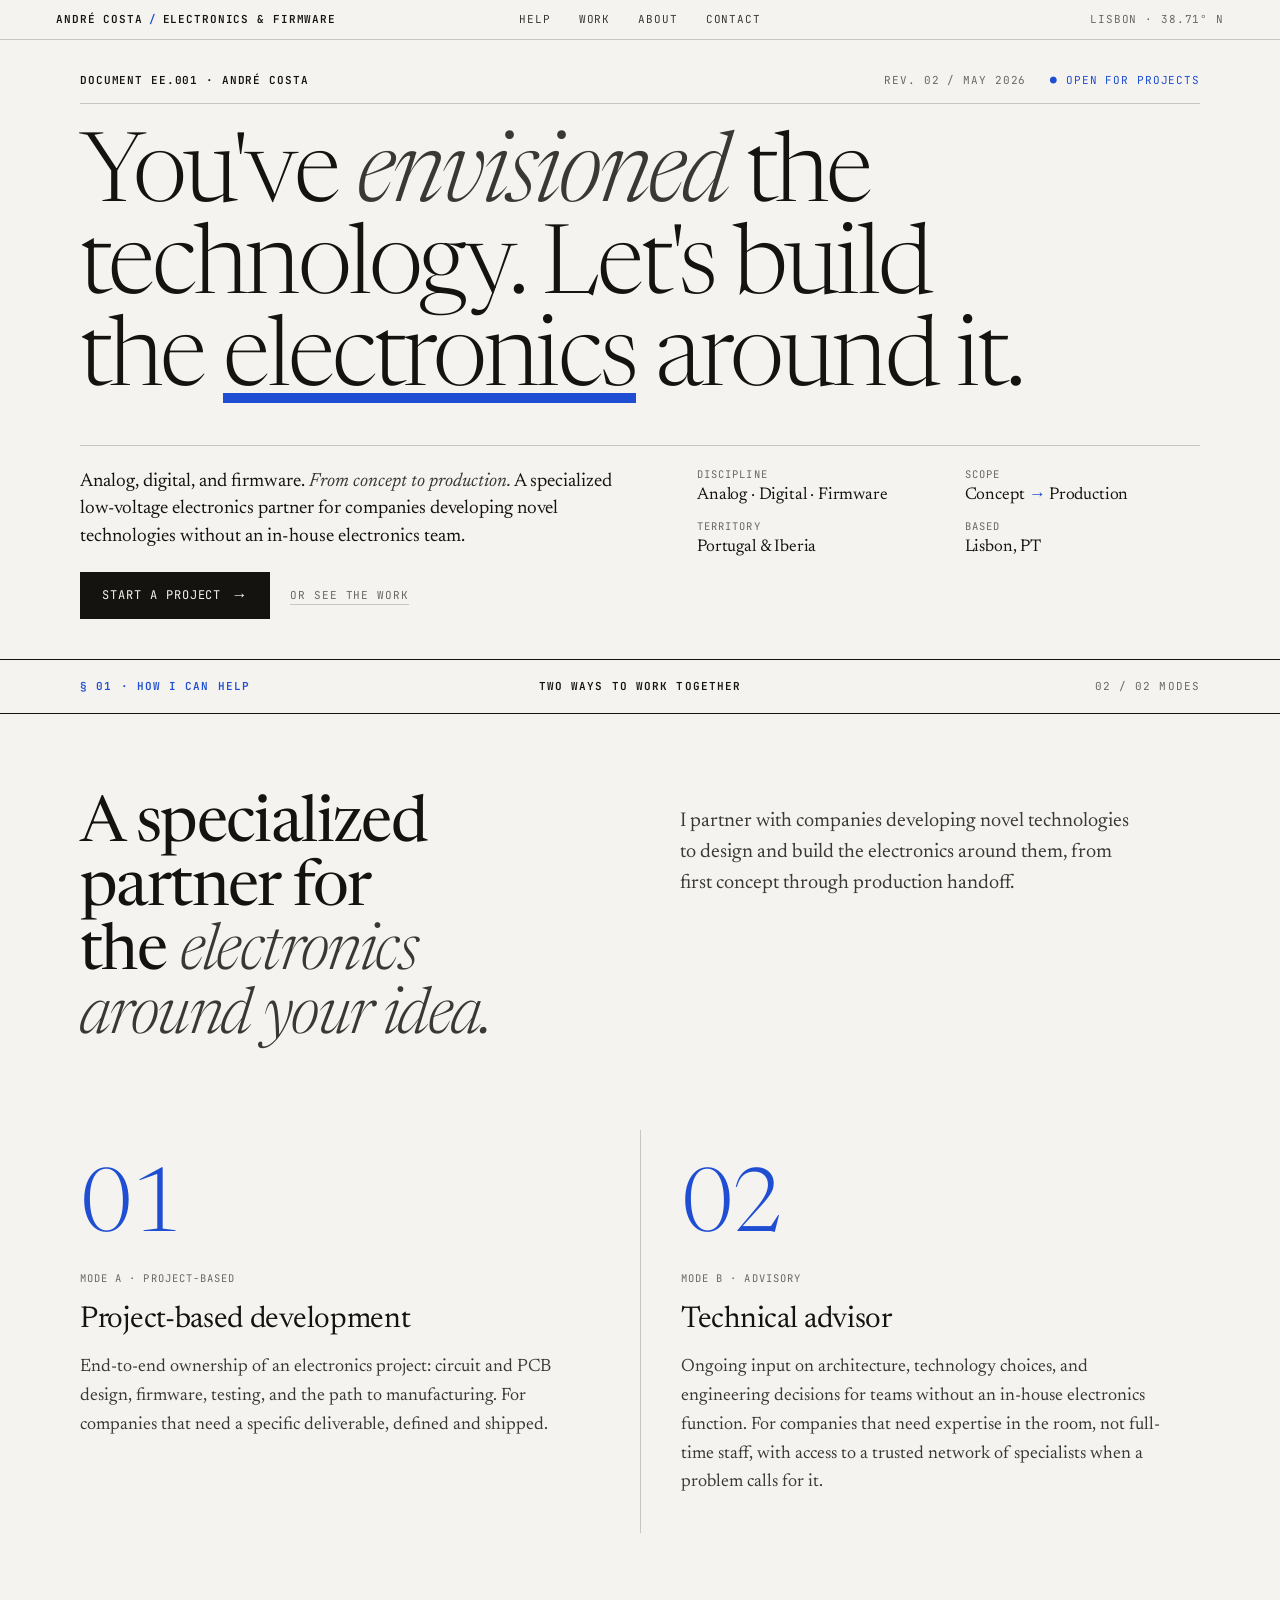
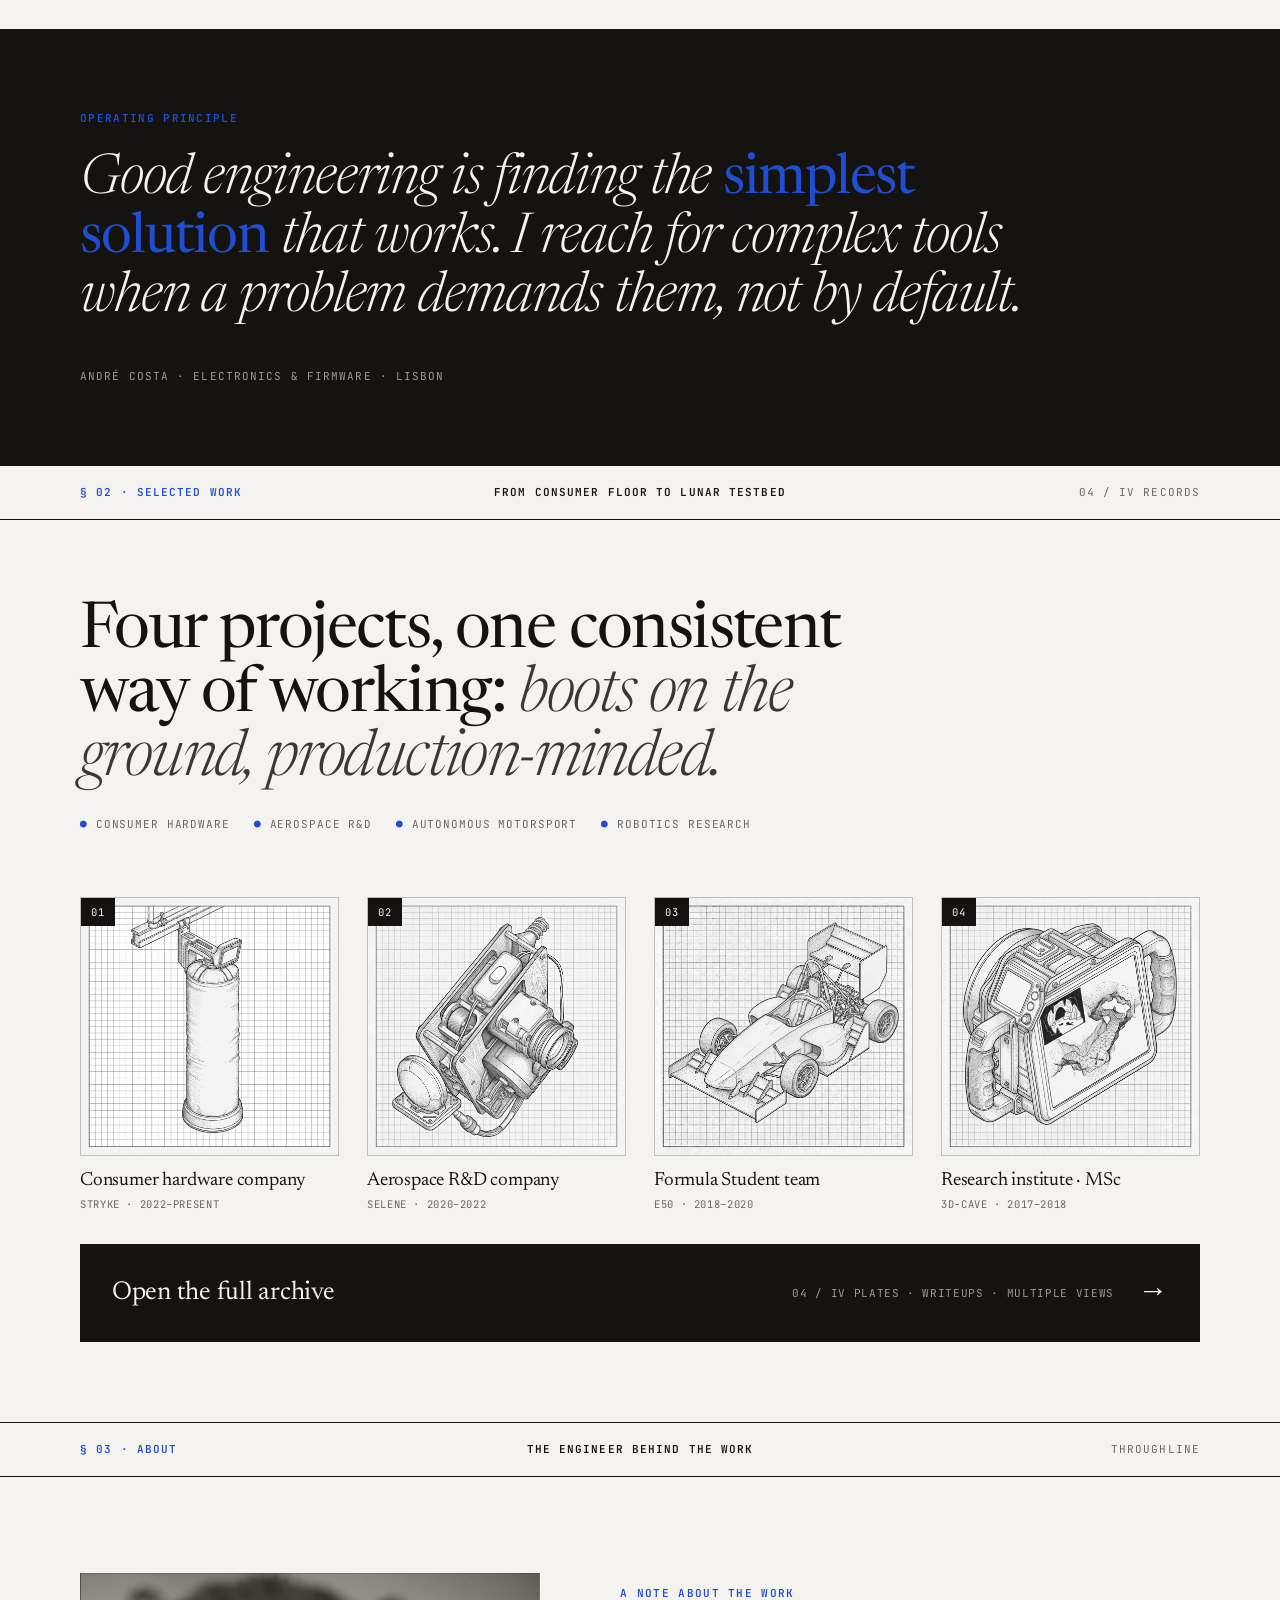
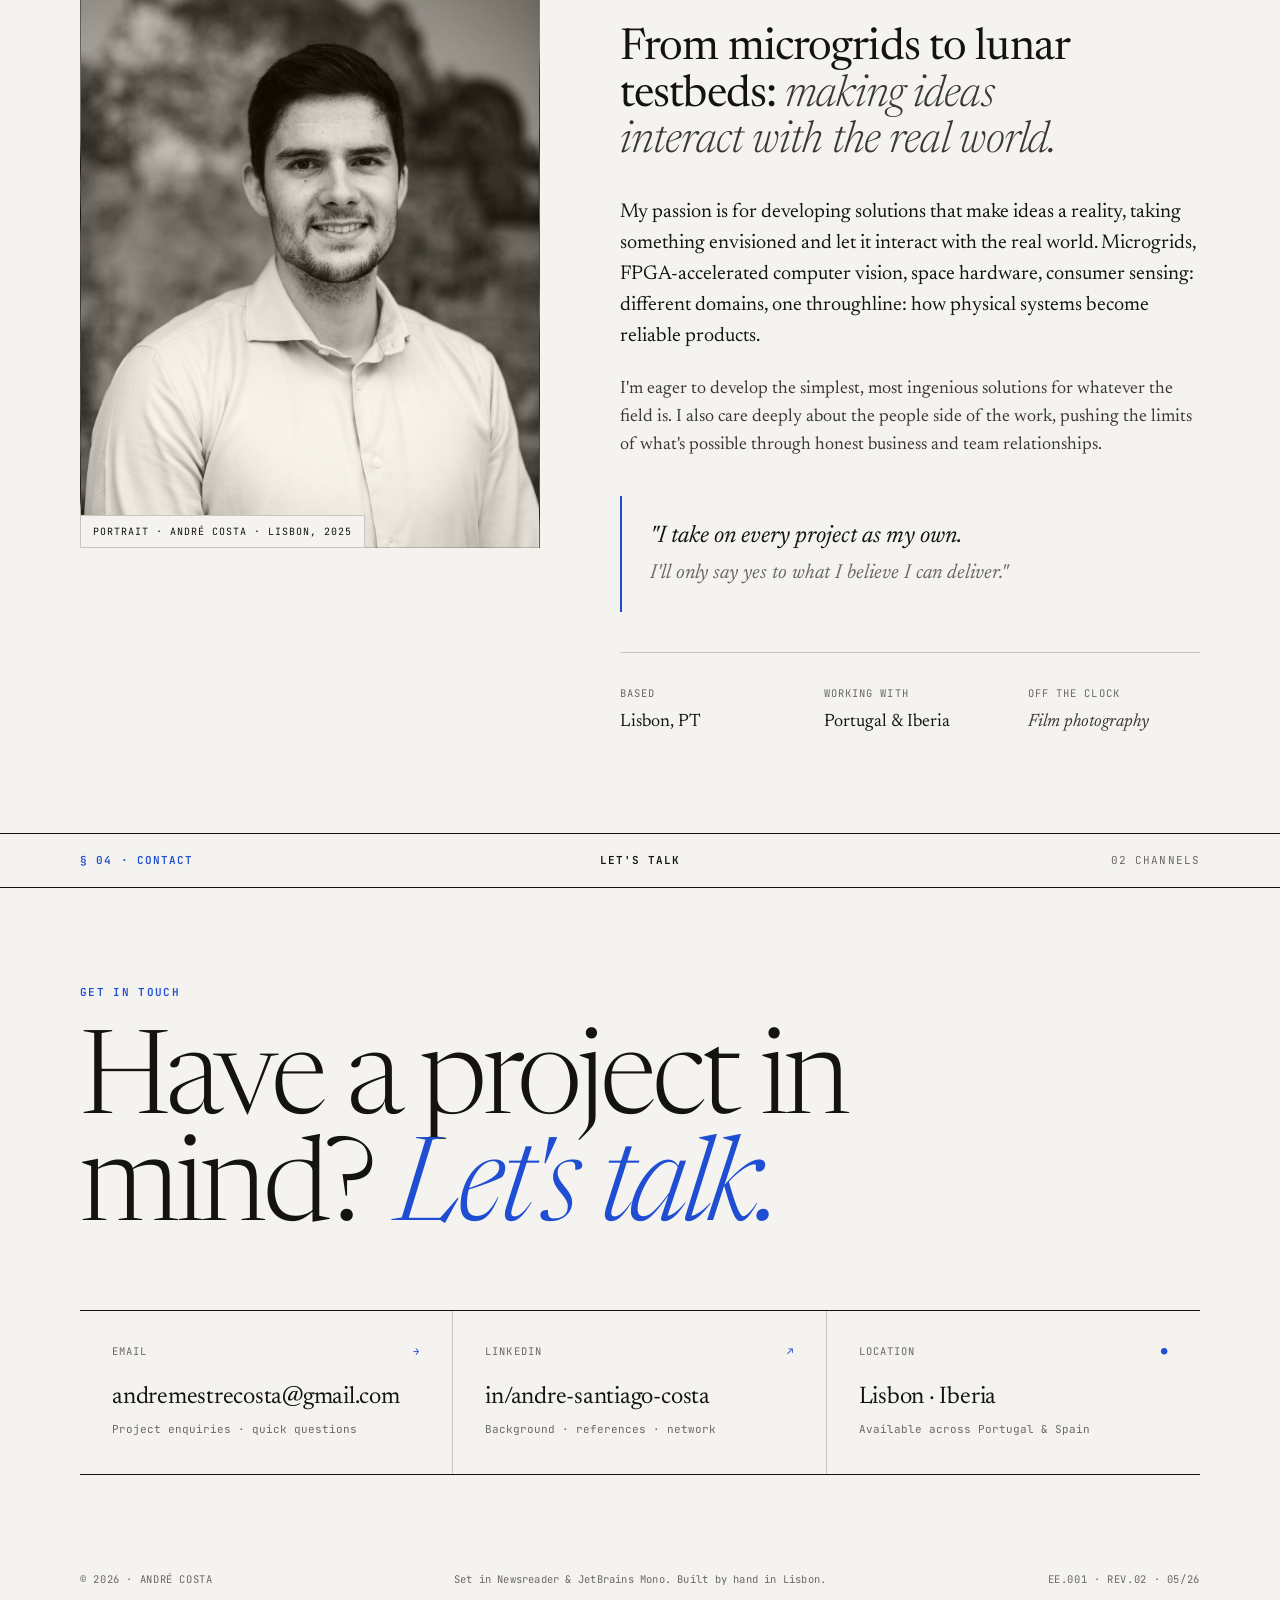
<file: index.html>
<!doctype html>
<html lang="en">
<head>
<meta charset="utf-8" />
<title>André Costa · Electronics & Firmware</title>
<meta name="viewport" content="width=device-width, initial-scale=1" />
<link rel="preconnect" href="https://fonts.googleapis.com" />
<link rel="preconnect" href="https://fonts.gstatic.com" crossorigin />
<link href="https://fonts.googleapis.com/css2?family=Newsreader:ital,opsz,wght@0,6..72,300;0,6..72,400;0,6..72,500;0,6..72,600;0,6..72,700;1,6..72,300;1,6..72,400&family=JetBrains+Mono:wght@400;500;600&display=swap" rel="stylesheet" />
<style>
  :root {
    --bg: #f4f3ef;
    --paper: #ecebe5;
    --ink: #14130f;
    --ink-2: #3a3833;
    --ink-3: #6a6862;
    --rule: rgba(20,19,15,0.20);
    --rule-soft: rgba(20,19,15,0.10);
    --accent: #1f4ed2;
    --serif: "Newsreader", "Times New Roman", serif;
    --mono: "JetBrains Mono", ui-monospace, "SF Mono", Menlo, monospace;
  }
  *, *::before, *::after { box-sizing: border-box; }
  html, body { margin: 0; padding: 0; }
  body {
    background: var(--bg);
    color: var(--ink);
    font-family: var(--serif);
    font-size: 18px;
    line-height: 1.55;
    -webkit-font-smoothing: antialiased;
    text-rendering: optimizeLegibility;
  }
  a { color: inherit; }
  ::selection { background: var(--accent); color: var(--bg); }

  /* Top bar - minimal stripe ---------------------------------- */
  .topbar {
    position: sticky; top: 0; z-index: 50;
    background: var(--bg);
    border-bottom: 1px solid var(--rule);
    transition: padding .15s;
  }
  .topbar-inner {
    max-width: 1280px; margin: 0 auto;
    padding: 11px 56px;
    display: grid;
    grid-template-columns: 1fr auto 1fr;
    align-items: center;
    gap: 32px;
    font-family: var(--mono);
    font-size: 11px;
    letter-spacing: 0.08em;
    text-transform: uppercase;
  }
  .tb-mark { color: var(--ink); font-weight: 600; }
  .tb-mark .dash { color: var(--accent); margin: 0 6px; }
  .tb-links { display: flex; gap: 28px; justify-content: center; }
  .tb-links a { text-decoration: none; color: var(--ink-2); transition: color .15s; position: relative; }
  .tb-links a:hover { color: var(--accent); }
  .tb-clock { justify-self: end; color: var(--ink-3); white-space: nowrap; }

  /* Page frame ------------------------------------------------- */
  .doc { max-width: 1280px; margin: 0 auto; }
  .gutter-col {
    position: absolute; left: 28px; top: 0;
    font-family: var(--mono); font-size: 10.5px; letter-spacing: 0.18em;
    text-transform: uppercase; color: var(--ink-3);
    writing-mode: vertical-rl; transform: rotate(180deg);
    line-height: 1.4;
  }
  .gutter-col .accent { color: var(--accent); }
  .gutter-col-r {
    position: absolute; right: 28px; top: 0;
    font-family: var(--mono); font-size: 10.5px; letter-spacing: 0.18em;
    text-transform: uppercase; color: var(--ink-3);
    writing-mode: vertical-rl;
    line-height: 1.4;
  }

  section { position: relative; padding: 0; }
  .container { padding: 0 80px; position: relative; }

  /* HERO ------------------------------------------------------- */
  .hero {
    padding: 32px 80px 40px;
    position: relative;
    border-bottom: 1px solid var(--ink);
  }
  .hero-meta-row {
    display: flex; justify-content: space-between; align-items: center;
    padding: 0 0 14px;
    border-bottom: 1px solid var(--rule);
    margin-bottom: 28px;
    font-family: var(--mono); font-size: 11px; letter-spacing: 0.08em;
    text-transform: uppercase; color: var(--ink-3);
  }
  .hero-meta-row .l { color: var(--ink); font-weight: 600; }
  .hero-meta-row .r { display: flex; gap: 24px; }
  .hero-meta-row .r span { color: var(--ink-3); }
  .hero-meta-row .r .ok { color: var(--accent); }

  .hero h1 {
    font-family: var(--serif);
    font-weight: 300;
    font-size: 96px;
    line-height: 0.96;
    letter-spacing: -0.03em;
    margin: 0 0 36px;
    color: var(--ink);
    text-wrap: balance;
    max-width: 1120px;
  }
  .hero h1 .it { font-style: italic; font-weight: 300; color: var(--ink-2); }
  .hero h1 .uline {
    position: relative; white-space: nowrap;
  }
  .hero h1 .uline::after {
    content: ""; position: absolute; left: 0; right: 0;
    bottom: 0.08em; height: 0.10em; background: var(--accent);
  }
  .hero-row {
    display: grid; grid-template-columns: 1.1fr 1fr; gap: 64px;
    align-items: start;
    padding-top: 20px;
    border-top: 1px solid var(--rule);
  }
  .hero-left { padding-top: 2px; }
  .hero-lede {
    font-family: var(--serif); font-size: 19px; line-height: 1.45;
    color: var(--ink); max-width: 540px; margin: 0 0 22px;
  }
  .hero-lede em { font-style: italic; color: var(--ink-2); }
  .hero-cta-row { display: flex; align-items: center; gap: 20px; }
  .hero-cta {
    display: inline-flex; align-items: center; gap: 10px;
    text-decoration: none;
    background: var(--ink); color: var(--bg);
    padding: 14px 22px;
    font-family: var(--mono); font-size: 12px; letter-spacing: 0.08em;
    text-transform: uppercase;
    transition: background .15s;
  }
  .hero-cta:hover { background: var(--accent); }
  .hero-cta .arr { font-family: var(--serif); font-size: 16px; line-height: 1; }
  .hero-sec { font-family: var(--mono); font-size: 11px; letter-spacing: 0.08em; text-transform: uppercase; color: var(--ink-3); }
  .hero-sec a { text-decoration: none; border-bottom: 1px solid var(--rule); padding-bottom: 2px; }
  .hero-sec a:hover { color: var(--accent); border-color: var(--accent); }

  .hero-foot {
    display: grid; grid-template-columns: 1fr 1fr;
    gap: 12px 32px;
  }
  .hero-foot .cell {
    padding: 0;
  }
  .hero-foot .ck {
    font-family: var(--mono); font-size: 10.5px; letter-spacing: 0.1em;
    text-transform: uppercase; color: var(--ink-3); margin-bottom: 4px;
  }
  .hero-foot .cv {
    font-family: var(--serif); font-size: 17px; line-height: 1.2;
    color: var(--ink); letter-spacing: -0.01em;
  }
  .hero-foot .cv em { font-style: italic; color: var(--accent); font-weight: 400; }

  /* Section header bar ---------------------------------------- */
  .section-bar {
    display: grid;
    grid-template-columns: 1fr auto 1fr;
    gap: 24px; align-items: center;
    padding: 18px 80px;
    border-bottom: 1px solid var(--ink);
    font-family: var(--mono); font-size: 11px; letter-spacing: 0.1em;
    text-transform: uppercase; color: var(--ink-3);
  }
  .section-bar .l { color: var(--accent); font-weight: 600; }
  .section-bar .c { color: var(--ink); font-weight: 600; }
  .section-bar .r { text-align: right; }

  /* How I help ----------------------------------------------- */
  .help { padding: 80px 80px 96px; border-bottom: 1px solid var(--ink); }
  .help-top {
    display: grid; grid-template-columns: 1fr 1fr; gap: 80px;
    margin-bottom: 80px;
  }
  .help-title {
    font-family: var(--serif); font-weight: 400;
    font-size: 64px; line-height: 1.0; letter-spacing: -0.025em;
    margin: 0; color: var(--ink); text-wrap: balance;
  }
  .help-title em { font-style: italic; color: var(--ink-2); font-weight: 300; }
  .help-intro {
    font-family: var(--serif); font-size: 20px; line-height: 1.55;
    color: var(--ink-2); max-width: 460px; margin: 12px 0 0;
  }

  .help-modes {
    display: grid; grid-template-columns: 1fr 1fr; gap: 0;
  }
  .help-mode {
    padding: 36px 40px 36px 0;
    position: relative;
  }
  .help-mode:nth-child(2) { padding-left: 40px; border-left: 1px solid var(--rule); }
  .help-mode .big-num {
    font-family: var(--serif); font-weight: 300; font-size: 88px;
    line-height: 1; letter-spacing: -0.03em; color: var(--accent);
    margin-bottom: 16px;
  }
  .help-mode .tag {
    font-family: var(--mono); font-size: 10.5px; letter-spacing: 0.1em;
    text-transform: uppercase; color: var(--ink-3); margin-bottom: 18px;
  }
  .help-mode h3 {
    font-family: var(--serif); font-weight: 400; font-size: 30px;
    line-height: 1.1; margin: 0 0 16px; letter-spacing: -0.01em;
  }
  .help-mode p {
    font-family: var(--serif); font-size: 18px; line-height: 1.6;
    color: var(--ink-2); margin: 0;
  }

  /* Full-bleed manifesto band -------------------------------- */
  .manifesto {
    background: var(--ink);
    color: var(--bg);
    padding: 80px 80px;
    border-bottom: 1px solid var(--ink);
    position: relative;
  }
  .manifesto-eyebrow {
    font-family: var(--mono); font-size: 11px; letter-spacing: 0.12em;
    text-transform: uppercase; color: var(--accent); margin-bottom: 24px;
    font-weight: 600;
  }
  .manifesto-text {
    font-family: var(--serif); font-style: italic; font-weight: 300;
    font-size: 56px; line-height: 1.05; letter-spacing: -0.02em;
    color: var(--bg);
    max-width: 1000px; margin: 0;
    text-wrap: balance;
  }
  .manifesto-text strong {
    font-style: normal; font-weight: 400; color: var(--accent);
  }
  .manifesto-byline {
    margin-top: 40px;
    font-family: var(--mono); font-size: 11px; letter-spacing: 0.1em;
    text-transform: uppercase; color: rgba(244,243,239,0.6);
  }

  /* Selected work - alternating ------------------------------ */
  .work-intro {
    padding: 80px 80px 56px;
  }
  .work-intro h2 {
    font-family: var(--serif); font-weight: 400; font-size: 64px;
    line-height: 1.0; letter-spacing: -0.025em; margin: 0;
    max-width: 800px; text-wrap: balance;
  }
  .work-intro h2 em { font-style: italic; color: var(--ink-2); font-weight: 300; }
  .work-intro .sub {
    margin-top: 24px;
    font-family: var(--mono); font-size: 11px; letter-spacing: 0.08em;
    text-transform: uppercase; color: var(--ink-3);
    display: flex; gap: 24px; align-items: center;
  }
  .work-intro .sub .dot { color: var(--accent); }

  /* Work teaser (Option C) ----------------------------------- */
  .work-teaser { padding: 8px 80px 80px; border-bottom: 1px solid var(--ink); }
  .teaser-grid { display: grid; grid-template-columns: repeat(4, 1fr); gap: 28px; }
  .tcard { text-decoration: none; color: inherit; display: flex; flex-direction: column; }
  .tframe {
    position: relative; aspect-ratio: 1 / 1; border: 1px solid var(--rule);
    background: var(--paper); overflow: hidden; transition: box-shadow .2s, transform .2s;
  }
  .tframe img { width: 100%; height: 100%; object-fit: cover; filter: grayscale(1); display: block; }
  .tcard:hover .tframe { box-shadow: 0 16px 36px rgba(20,19,15,0.16); transform: translateY(-3px); }
  .tframe .tnum {
    position: absolute; top: 0; left: 0; background: var(--ink); color: var(--bg);
    font-family: var(--mono); font-size: 10.5px; letter-spacing: 0.1em; padding: 6px 10px;
  }
  .tcard:hover .tframe .tnum { background: var(--accent); }
  .tt {
    font-family: var(--serif); font-size: 19px; line-height: 1.15; letter-spacing: -0.01em;
    margin: 14px 0 4px;
  }
  .tc { font-family: var(--mono); font-size: 10.5px; letter-spacing: 0.06em; text-transform: uppercase; color: var(--ink-3); }
  .work-all {
    display: grid; grid-template-columns: auto 1fr auto; align-items: center; gap: 24px;
    margin-top: 32px; padding: 26px 32px; text-decoration: none; color: var(--bg);
    background: var(--ink); transition: background .15s;
  }
  .work-all:hover { background: var(--accent); }
  .work-all > span:first-child {
    font-family: var(--serif); font-size: 26px; letter-spacing: -0.01em;
  }
  .work-all .wa-meta {
    font-family: var(--mono); font-size: 11px; letter-spacing: 0.06em; text-transform: uppercase;
    color: rgba(244,243,239,0.6); text-align: right;
  }
  .work-all .wa-arr { font-family: var(--serif); font-size: 30px; transition: transform .2s; }
  .work-all:hover .wa-arr { transform: translateX(6px); }
  @media (max-width: 820px) { .teaser-grid { grid-template-columns: repeat(2, 1fr); } }

  .case {
    padding: 0 80px;
    border-bottom: 1px solid var(--ink);
  }
  .case-grid {
    display: grid;
    grid-template-columns: 220px 1fr 1fr;
    gap: 56px;
    align-items: start;
    padding: 64px 0;
  }
  .case-rail {
    position: relative;
  }
  .case-rail .megnum {
    font-family: var(--serif); font-weight: 300; font-size: 144px;
    line-height: 0.85; letter-spacing: -0.04em;
    color: var(--ink);
    margin-bottom: 24px;
  }
  .case-rail .megnum em {
    font-style: italic; color: var(--accent); font-weight: 300; font-size: 0.65em;
    vertical-align: super; margin-left: -8px;
  }
  .case-rail .yr {
    font-family: var(--mono); font-size: 11px; letter-spacing: 0.06em;
    text-transform: uppercase; color: var(--ink-3);
    border-top: 1px solid var(--ink); padding-top: 12px;
    display: flex; justify-content: space-between;
  }
  .case-text { padding-top: 12px; }
  .case-tag {
    font-family: var(--mono); font-size: 10.5px; letter-spacing: 0.1em;
    text-transform: uppercase; color: var(--accent); margin-bottom: 14px;
    font-weight: 600;
  }
  .case-text h3 {
    font-family: var(--serif); font-weight: 400; font-size: 36px;
    line-height: 1.05; margin: 0 0 6px; letter-spacing: -0.015em;
  }
  .case-text .role {
    font-family: var(--mono); font-size: 11.5px; color: var(--ink-3);
    margin-bottom: 24px; letter-spacing: 0.02em;
  }
  .case-text p {
    font-family: var(--serif); font-size: 18px; line-height: 1.6;
    color: var(--ink-2); margin: 0;
  }

  .case-aside {
    padding-top: 12px;
  }
  .case-aside .img {
    aspect-ratio: 4 / 5;
    background:
      repeating-linear-gradient(
        135deg,
        rgba(20,19,15,0.05) 0 2px,
        transparent 2px 14px
      ),
      var(--paper);
    border: 1px solid var(--rule);
    position: relative;
    margin-bottom: 16px;
  }
  .case-aside .img::after {
    content: attr(data-cap);
    position: absolute; left: 12px; bottom: 12px;
    background: var(--bg); padding: 4px 8px;
    font-family: var(--mono); font-size: 10px;
    letter-spacing: 0.06em; color: var(--ink-3); text-transform: uppercase;
    border: 1px solid var(--rule);
  }
  .case-aside .img.photo {
    background:
      var(--photo, none) center / cover no-repeat,
      var(--paper);
    border: 1px solid var(--rule);
  }
  .case-aside .img.photo::after {
    color: var(--ink); background: var(--bg);
  }
  .case-aside .meta {
    font-family: var(--mono); font-size: 10.5px; letter-spacing: 0.04em;
    color: var(--ink-3); line-height: 1.9; text-transform: uppercase;
  }
  .case-aside .meta b { color: var(--ink); font-weight: 500; }

  /* About ---------------------------------------------------- */
  .about {
    padding: 96px 80px;
    border-bottom: 1px solid var(--ink);
    position: relative;
  }
  .about-grid {
    display: grid;
    grid-template-columns: 460px 1fr;
    gap: 80px;
    align-items: start;
  }
  .about-portrait {
    aspect-ratio: 4 / 5;
    background-color: var(--paper);
    background-image: url("assets/portrait-bw.jpg");
    background-size: cover; background-position: center 18%;
    border: 1px solid var(--rule);
    position: relative;
  }
  .about-portrait::after {
    content: "PORTRAIT · ANDRÉ COSTA · LISBON, 2025";
    position: absolute; left: -1px; bottom: -1px;
    background: var(--bg); padding: 8px 12px;
    border: 1px solid var(--rule);
    font-family: var(--mono); font-size: 10px;
    letter-spacing: 0.1em; color: var(--ink); text-transform: uppercase;
  }
  .about-body { padding-top: 12px; }
  .about-eyebrow {
    font-family: var(--mono); font-size: 11px; letter-spacing: 0.12em;
    text-transform: uppercase; color: var(--accent); margin-bottom: 24px;
    font-weight: 600;
  }
  .about-title {
    font-family: var(--serif); font-weight: 400; font-size: 44px;
    line-height: 1.05; letter-spacing: -0.02em; margin: 0 0 32px;
    text-wrap: balance;
  }
  .about-title em { font-style: italic; color: var(--ink-2); font-weight: 300; }
  .about-body p {
    font-family: var(--serif); font-size: 20px; line-height: 1.55;
    color: var(--ink); margin: 0 0 24px; max-width: 600px;
  }
  .about-body p.muted { color: var(--ink-2); font-size: 18px; }
  .about-pull {
    margin: 36px 0;
    padding: 24px 28px;
    border-left: 2px solid var(--accent);
    font-family: var(--serif); font-style: italic;
    font-size: 24px; line-height: 1.35;
    color: var(--ink);
  }
  .about-pull .second { display: block; color: var(--ink-3); margin-top: 8px; font-size: 0.85em; }

  .about-facts {
    margin-top: 40px;
    display: grid; grid-template-columns: repeat(3, 1fr);
    gap: 32px;
    padding-top: 32px;
    border-top: 1px solid var(--rule);
  }
  .about-facts .fact .fk {
    font-family: var(--mono); font-size: 10.5px; letter-spacing: 0.1em;
    text-transform: uppercase; color: var(--ink-3); margin-bottom: 8px;
  }
  .about-facts .fact .fv {
    font-family: var(--serif); font-size: 18px; color: var(--ink);
  }
  .about-facts .fact .fv em { font-style: italic; color: var(--ink-2); }

  /* Contact -------------------------------------------------- */
  .contact {
    padding: 96px 80px 64px;
    position: relative;
  }
  .contact-eyebrow {
    font-family: var(--mono); font-size: 11px; letter-spacing: 0.12em;
    text-transform: uppercase; color: var(--accent); margin-bottom: 32px;
    font-weight: 600;
  }
  .contact h2 {
    font-family: var(--serif); font-weight: 300; font-size: 116px;
    line-height: 0.92; letter-spacing: -0.035em; margin: 0 0 64px;
    color: var(--ink); text-wrap: balance; max-width: 1100px;
  }
  .contact h2 em {
    font-style: italic; color: var(--accent); font-weight: 300;
  }
  .contact-grid {
    display: grid;
    grid-template-columns: 1fr 1fr 1fr;
    gap: 0;
    border-top: 1px solid var(--ink);
    border-bottom: 1px solid var(--ink);
  }
  .contact-card {
    padding: 32px 32px 36px;
    border-right: 1px solid var(--rule);
    display: block; text-decoration: none; color: var(--ink);
    transition: background .15s;
    position: relative;
  }
  .contact-card:last-child { border-right: 0; }
  .contact-card:hover { background: var(--paper); }
  .contact-card .ck {
    font-family: var(--mono); font-size: 10.5px; letter-spacing: 0.1em;
    text-transform: uppercase; color: var(--ink-3); margin-bottom: 24px;
    display: flex; justify-content: space-between;
  }
  .contact-card .ck .arr { color: var(--accent); }
  .contact-card .cv {
    font-family: var(--serif); font-size: 24px; line-height: 1.15;
    color: var(--ink); letter-spacing: -0.01em;
  }
  .contact-card:hover .cv { color: var(--accent); }
  .contact-card .csub {
    margin-top: 10px;
    font-family: var(--mono); font-size: 11px; color: var(--ink-3);
  }

  .footer {
    padding: 32px 80px 56px;
    display: grid; grid-template-columns: 1fr 2fr 1fr;
    gap: 32px; align-items: baseline;
    font-family: var(--mono); font-size: 10.5px; letter-spacing: 0.06em;
    text-transform: uppercase; color: var(--ink-3);
  }
  .footer .colophon { text-transform: none; letter-spacing: 0.02em; color: var(--ink-3); line-height: 1.7; text-align: center; }
  .footer .right { text-align: right; }

  /* ============================================================
     Responsive — tablet & mobile
     ============================================================ */
  @media (max-width: 900px) {
    .topbar-inner { grid-template-columns: 1fr auto; padding: 11px 24px; gap: 16px; }
    .tb-clock { display: none; }
    .tb-links { gap: 18px; }

    .hero { padding: 24px 28px 32px; }
    .hero h1 { font-size: 58px; margin-bottom: 28px; }
    .hero-row { grid-template-columns: 1fr; gap: 32px; }

    .section-bar { padding: 16px 28px; }

    .help { padding: 56px 28px 64px; }
    .help-top { grid-template-columns: 1fr; gap: 20px; margin-bottom: 48px; }
    .help-title { font-size: 44px; }
    .help-intro { max-width: none; }
    .help-modes { grid-template-columns: 1fr; }
    .help-mode { padding: 28px 0; }
    .help-mode:nth-child(2) { padding-left: 0; border-left: none; border-top: 1px solid var(--rule); }

    .manifesto { padding: 56px 28px; }
    .manifesto-text { font-size: 38px; }

    .work-intro { padding: 56px 28px 40px; }
    .work-intro h2 { font-size: 44px; }
    .work-intro .sub { flex-wrap: wrap; gap: 12px 20px; }

    .work-teaser { padding: 8px 28px 56px; }
    .work-all { grid-template-columns: 1fr auto; gap: 16px; padding: 22px 24px; }
    .work-all .wa-meta { display: none; }

    .about { padding: 64px 28px; }
    .about-grid { grid-template-columns: 1fr; gap: 32px; }
    .about-portrait { max-width: 380px; }
    .about-title { font-size: 34px; }
    .about-body p { max-width: none; }

    .contact { padding: 64px 28px 48px; }
    .contact h2 { font-size: 64px; margin-bottom: 40px; }
    .contact-grid { grid-template-columns: 1fr; }
    .contact-card { border-right: none; border-bottom: 1px solid var(--rule); }
    .contact-card:last-child { border-bottom: none; }

    .footer { grid-template-columns: 1fr; gap: 14px; }
    .footer .colophon, .footer .right { text-align: left; }
  }

  @media (max-width: 560px) {
    .topbar-inner { grid-template-columns: 1fr; gap: 10px; justify-items: start; }
    .tb-links { justify-content: flex-start; gap: 16px; }

    .hero-meta-row { flex-direction: column; align-items: flex-start; gap: 10px; }
    .hero-meta-row .r { gap: 16px; }
    .hero h1 { font-size: 42px; }
    .hero-foot { grid-template-columns: 1fr 1fr; gap: 16px 24px; }

    .section-bar { grid-template-columns: 1fr; gap: 5px; }
    .section-bar .c { display: none; }
    .section-bar .r { text-align: left; }

    .help-title { font-size: 34px; }
    .manifesto-text { font-size: 28px; }
    .work-intro h2 { font-size: 30px; }
    .teaser-grid { gap: 16px; }
    .contact h2 { font-size: 42px; }
    .about-facts { grid-template-columns: 1fr; gap: 18px; }
  }
</style>
</head>
<body>

<nav class="topbar">
  <div class="topbar-inner">
    <div class="tb-mark">André Costa<span class="dash">/</span>Electronics &amp; Firmware</div>
    <div class="tb-links">
      <a href="#help">Help</a>
      <a href="work.html">Work</a>
      <a href="#about">About</a>
      <a href="#contact">Contact</a>
    </div>
    <div class="tb-clock">Lisbon · 38.71° N</div>
  </div>
</nav>

<div class="doc">

  <!-- HERO -------------------------------------------------- -->
  <section class="hero" id="top">
    <div class="hero-meta-row">
      <div class="l">Document EE.001 · André Costa</div>
      <div class="r">
        <span>Rev. 02 / May 2026</span>
        <span class="ok">● Open for projects</span>
      </div>
    </div>

    <h1>
      You've <span class="it">envisioned</span> the technology. Let's build the <span class="uline">electronics</span> around it.
    </h1>

    <div class="hero-row">
      <div class="hero-left">
        <p class="hero-lede">
          Analog, digital, and firmware. <em>From concept to production.</em>
          A specialized low-voltage electronics partner for companies developing
          novel technologies without an in-house electronics team.
        </p>
        <div class="hero-cta-row">
          <a class="hero-cta" href="#contact">Start a project <span class="arr">→</span></a>
          <span class="hero-sec"><a href="work.html">or see the work</a></span>
        </div>
      </div>
      <div class="hero-foot">
        <div class="cell">
          <div class="ck">Discipline</div>
          <div class="cv">Analog · Digital · Firmware</div>
        </div>
        <div class="cell">
          <div class="ck">Scope</div>
          <div class="cv">Concept <em>→</em> Production</div>
        </div>
        <div class="cell">
          <div class="ck">Territory</div>
          <div class="cv">Portugal &amp; Iberia</div>
        </div>
        <div class="cell">
          <div class="ck">Based</div>
          <div class="cv">Lisbon, PT</div>
        </div>
      </div>
    </div>
  </section>

  <!-- HELP -------------------------------------------------- -->
  <div class="section-bar" id="help">
    <span class="l">§ 01 · How I can help</span>
    <span class="c">Two ways to work together</span>
    <span class="r">02 / 02 modes</span>
  </div>
  <section class="help">
    <div class="help-top">
      <h2 class="help-title">A specialized partner for the <em>electronics around your idea.</em></h2>
      <p class="help-intro">
        I partner with companies developing novel technologies to design and build
        the electronics around them, from first concept through production handoff.
      </p>
    </div>

    <div class="help-modes">
      <div class="help-mode">
        <div class="big-num">01</div>
        <div class="tag">Mode A · Project-based</div>
        <h3>Project-based development</h3>
        <p>End-to-end ownership of an electronics project: circuit and PCB design, firmware, testing, and the path to manufacturing. For companies that need a specific deliverable, defined and shipped.</p>
      </div>
      <div class="help-mode">
        <div class="big-num">02</div>
        <div class="tag">Mode B · Advisory</div>
        <h3>Technical advisor</h3>
        <p>Ongoing input on architecture, technology choices, and engineering decisions for teams without an in-house electronics function. For companies that need expertise in the room, not full-time staff, with access to a trusted network of specialists when a problem calls for it.</p>
      </div>
    </div>
  </section>

  <!-- MANIFESTO ----------------------------------------------- -->
  <div class="manifesto">
    <div class="manifesto-eyebrow">Operating principle</div>
    <p class="manifesto-text">
      <em>Good engineering is finding the</em> <strong>simplest solution</strong> <em>that works. I reach for complex tools when a problem demands them, not by default.</em>
    </p>
    <div class="manifesto-byline">André Costa · electronics &amp; firmware · Lisbon</div>
  </div>

  <!-- SELECTED WORK ------------------------------------------ -->
  <div class="section-bar" id="work">
    <span class="l">§ 02 · Selected work</span>
    <span class="c">From consumer floor to lunar testbed</span>
    <span class="r">04 / IV records</span>
  </div>

  <section class="work-intro">
    <h2>Four projects, one consistent way of working: <em>boots on the ground, production-minded.</em></h2>
    <div class="sub">
      <span><span class="dot">●</span> Consumer hardware</span>
      <span><span class="dot">●</span> Aerospace R&amp;D</span>
      <span><span class="dot">●</span> Autonomous motorsport</span>
      <span><span class="dot">●</span> Robotics research</span>
    </div>
  </section>

  <section class="work-teaser">
    <div class="teaser-grid">
      <a class="tcard" href="work.html">
        <div class="tframe"><img src="assets/plate01.png" alt="Plate 01" /><span class="tnum">01</span></div>
        <div class="tt">Consumer hardware company</div>
        <div class="tc">STRYKE · 2022–Present</div>
      </a>
      <a class="tcard" href="work.html">
        <div class="tframe"><img src="assets/plate02.jpeg" alt="Plate 02" /><span class="tnum">02</span></div>
        <div class="tt">Aerospace R&amp;D company</div>
        <div class="tc">SELENE · 2020–2022</div>
      </a>
      <a class="tcard" href="work.html">
        <div class="tframe"><img src="assets/plate03.png" alt="Plate 03" /><span class="tnum">03</span></div>
        <div class="tt">Formula Student team</div>
        <div class="tc">E50 · 2018–2020</div>
      </a>
      <a class="tcard" href="work.html">
        <div class="tframe"><img src="assets/plate04.png" alt="Plate 04" /><span class="tnum">04</span></div>
        <div class="tt">Research institute · MSc</div>
        <div class="tc">3D-CAVE · 2017–2018</div>
      </a>
    </div>
    <a class="work-all" href="work.html">
      <span>Open the full archive</span>
      <span class="wa-meta">04 / IV plates · writeups · multiple views</span>
      <span class="wa-arr">→</span>
    </a>
  </section>

  <!-- ABOUT --------------------------------------------------- -->
  <div class="section-bar" id="about">
    <span class="l">§ 03 · About</span>
    <span class="c">The engineer behind the work</span>
    <span class="r">Throughline</span>
  </div>
  <section class="about">
    <div class="about-grid">
      <div class="about-portrait" aria-label="Portrait of André Costa"></div>
      <div class="about-body">
        <div class="about-eyebrow">A note about the work</div>
        <h2 class="about-title">From microgrids to lunar testbeds: <em>making ideas interact with the real world.</em></h2>
        <p>
          My passion is for developing solutions that make ideas a reality, taking
          something envisioned and let it interact with the real world. Microgrids,
          FPGA-accelerated computer vision, space hardware, consumer sensing: different
          domains, one throughline: how physical systems become reliable products.
        </p>
        <p class="muted">
          I'm eager to develop the simplest, most ingenious solutions for whatever the
          field is. I also care deeply about the people side of the work, pushing the
          limits of what's possible through honest business and team relationships.
        </p>

        <div class="about-pull">
          "I take on every project as my own.
          <span class="second">I'll only say yes to what I believe I can deliver."</span>
        </div>

        <div class="about-facts">
          <div class="fact"><div class="fk">Based</div><div class="fv">Lisbon, PT</div></div>
          <div class="fact"><div class="fk">Working with</div><div class="fv">Portugal &amp; Iberia</div></div>
          <div class="fact"><div class="fk">Off the clock</div><div class="fv"><em>Film photography</em></div></div>
        </div>
      </div>
    </div>
  </section>

  <!-- CONTACT ------------------------------------------------- -->
  <div class="section-bar" id="contact">
    <span class="l">§ 04 · Contact</span>
    <span class="c">Let's talk</span>
    <span class="r">02 channels</span>
  </div>
  <section class="contact">
    <div class="contact-eyebrow">Get in touch</div>
    <h2>Have a project in mind? <em>Let's talk.</em></h2>

    <div class="contact-grid">
      <a class="contact-card" href="mailto:andremestrecosta@gmail.com">
        <div class="ck"><span>Email</span><span class="arr">→</span></div>
        <div class="cv">andremestrecosta@gmail.com</div>
        <div class="csub">Project enquiries · quick questions</div>
      </a>
      <a class="contact-card" href="https://www.linkedin.com/in/andre-santiago-costa" target="_blank" rel="noopener">
        <div class="ck"><span>LinkedIn</span><span class="arr">↗</span></div>
        <div class="cv">in/andre-santiago-costa</div>
        <div class="csub">Background · references · network</div>
      </a>
      <div class="contact-card" style="cursor:default;">
        <div class="ck"><span>Location</span><span class="arr">●</span></div>
        <div class="cv">Lisbon · Iberia</div>
        <div class="csub">Available across Portugal &amp; Spain</div>
      </div>
    </div>
  </section>

  <div class="footer">
    <div>© 2026 · André Costa</div>
    <div class="colophon">Set in Newsreader &amp; JetBrains Mono. Built by hand in Lisbon.</div>
    <div class="right">EE.001 · Rev.02 · 05/26</div>
  </div>

</div>

</body>
</html>
</file>
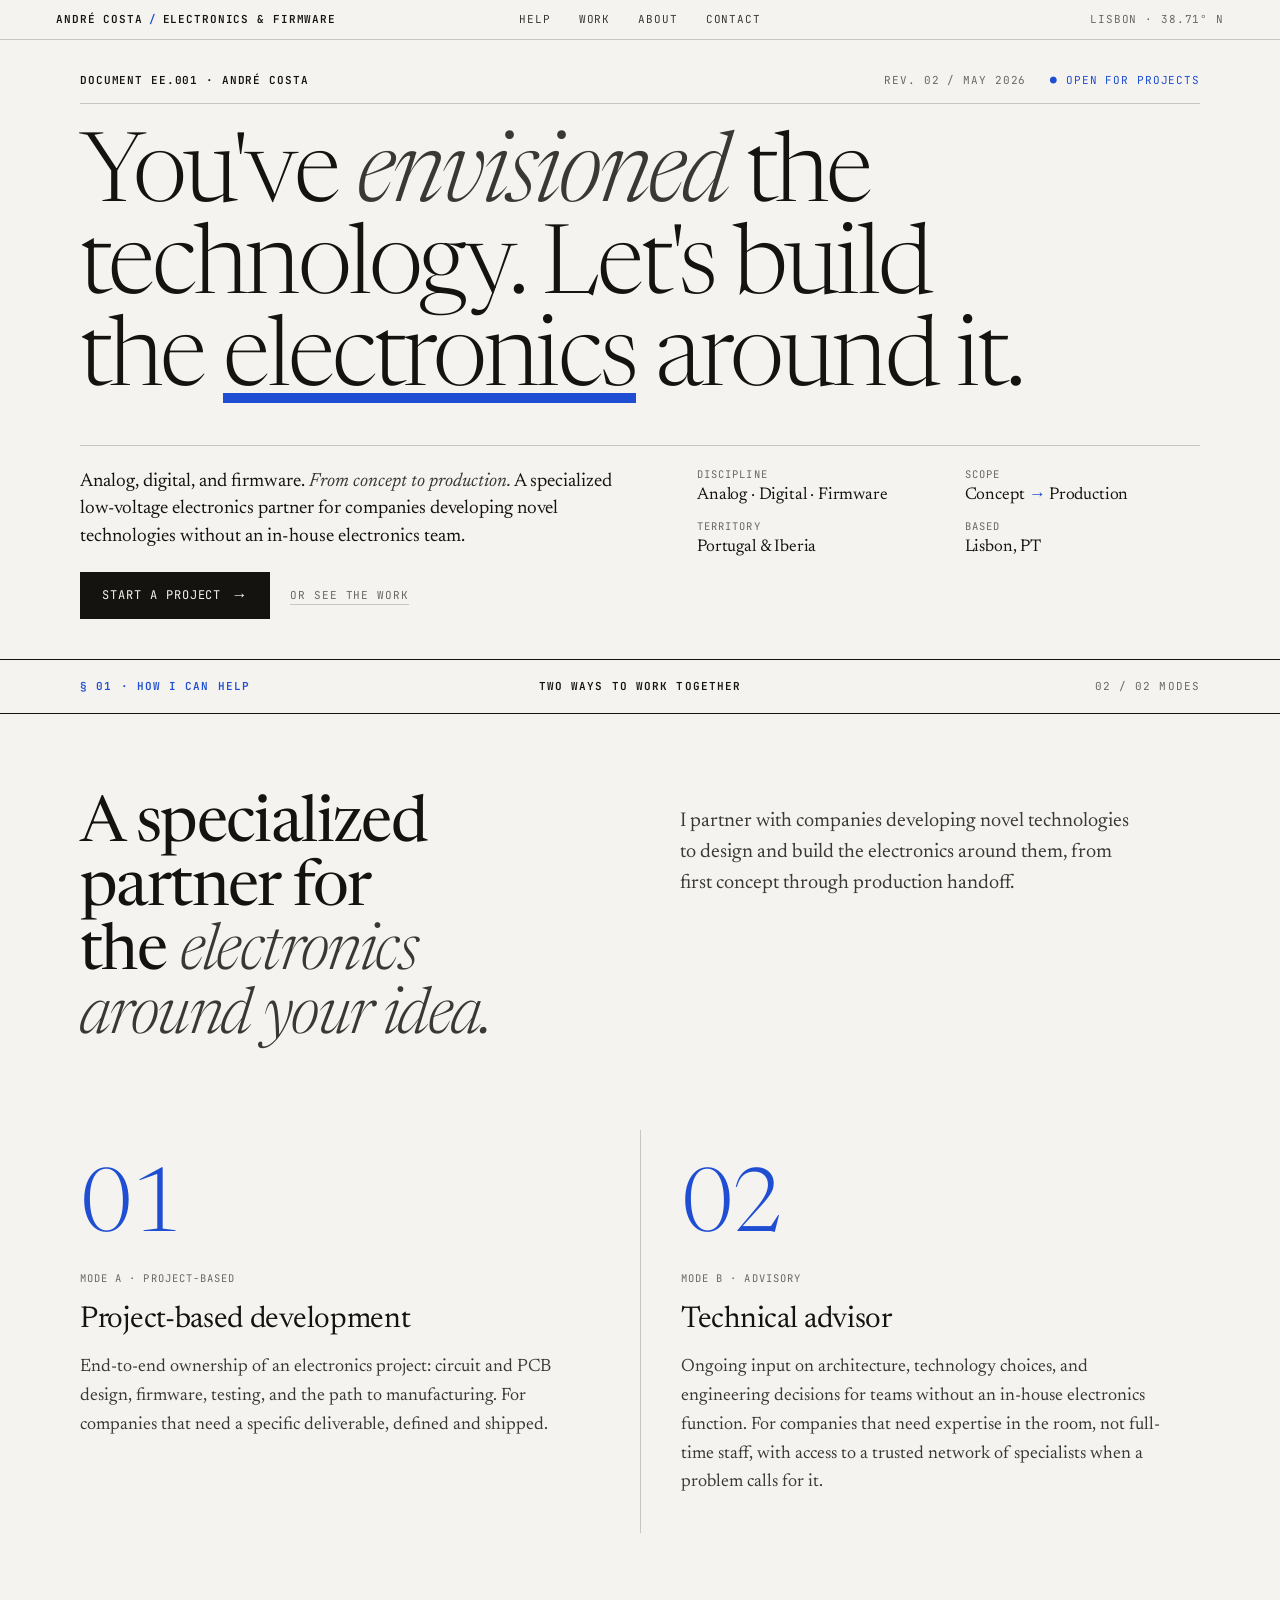
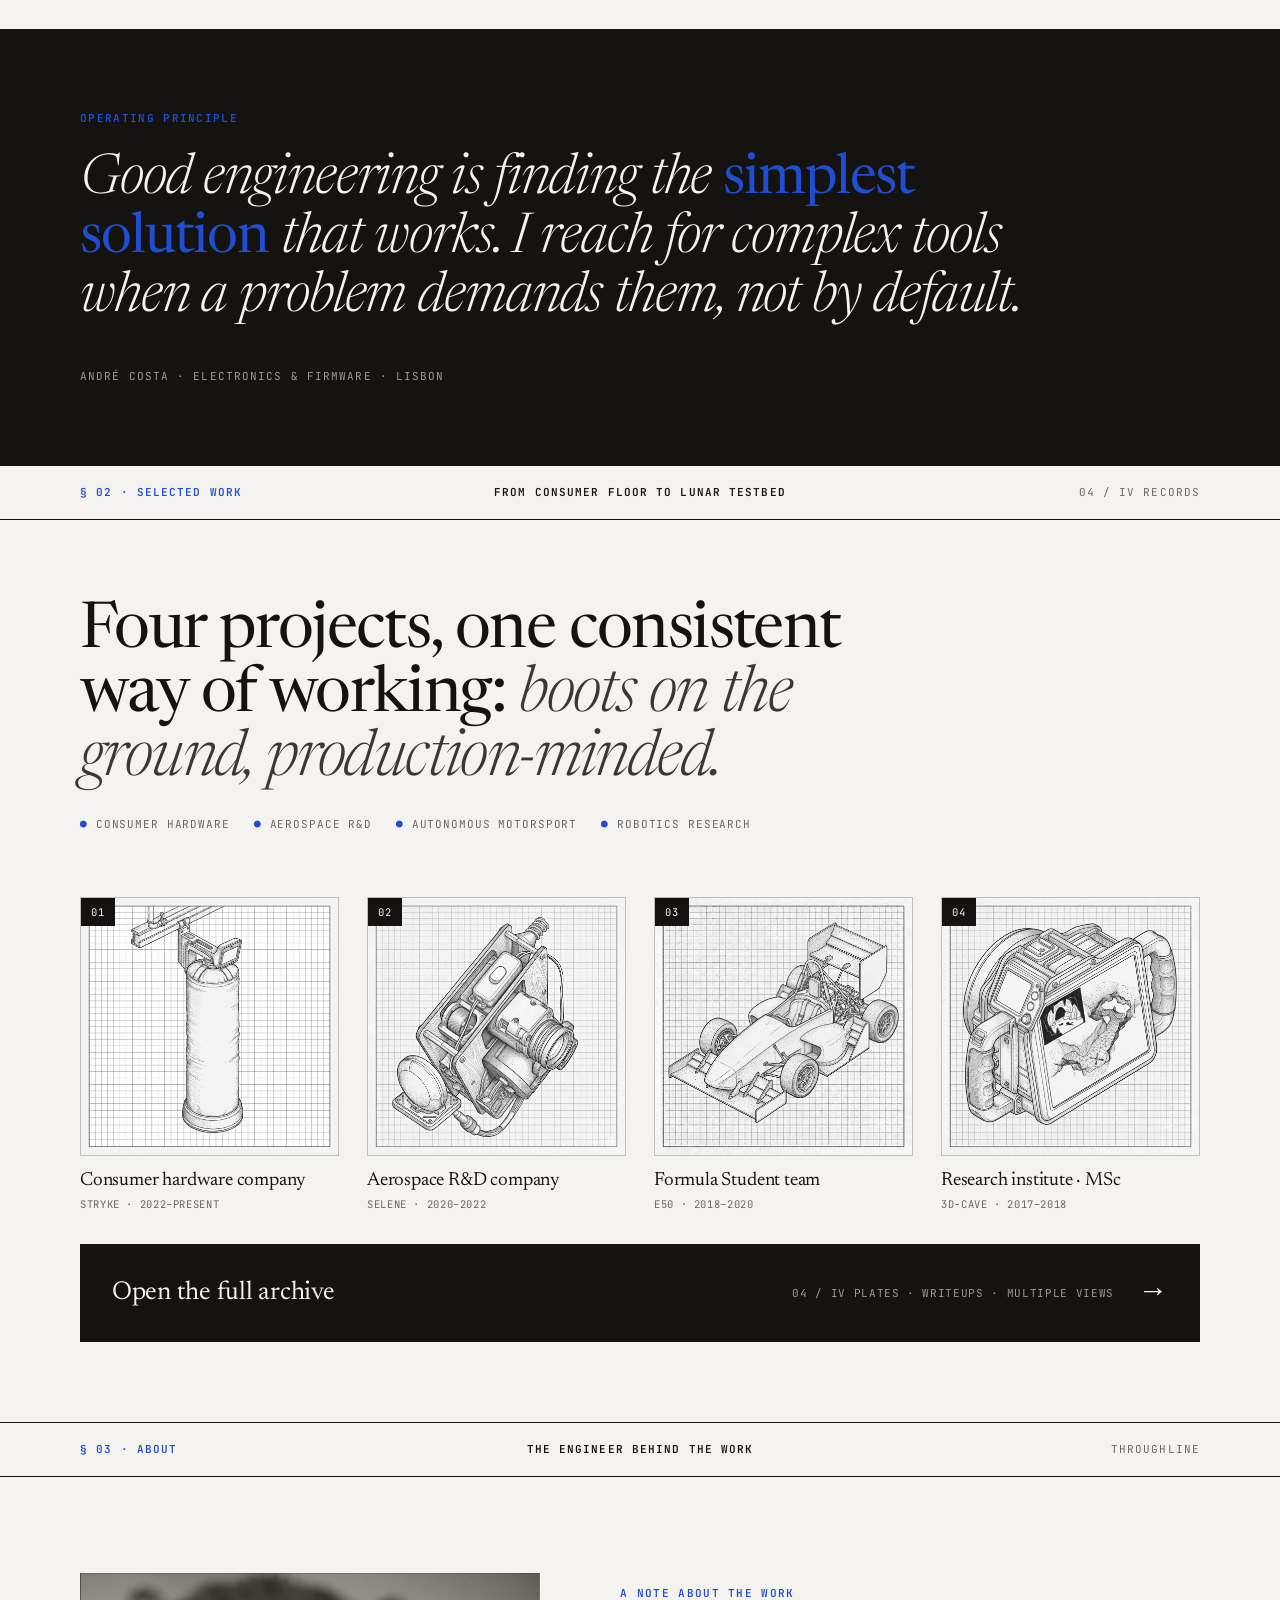
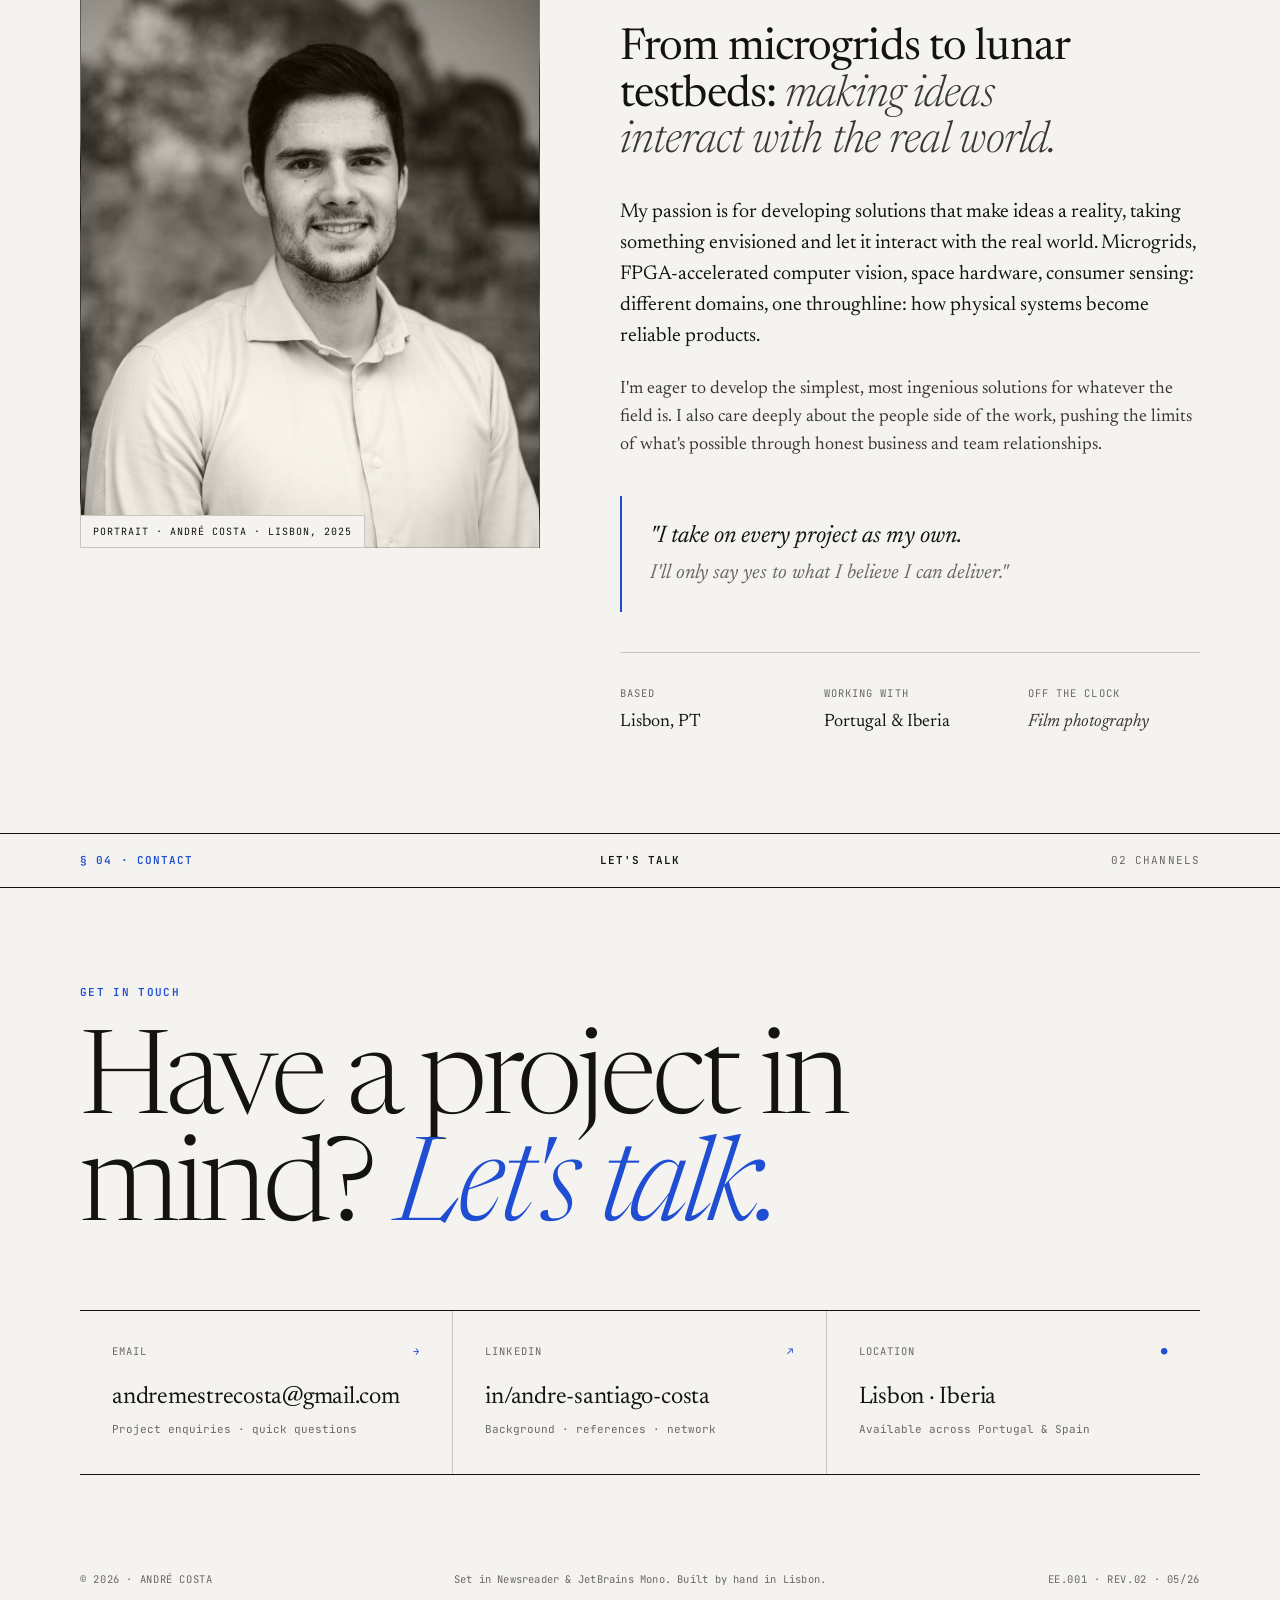
<file: site/index.html>
<!doctype html>
<html lang="en">
<head>
<meta charset="utf-8" />
<title>André Costa · Electronics & Firmware</title>
<meta name="viewport" content="width=1280" />
<link rel="preconnect" href="https://fonts.googleapis.com" />
<link rel="preconnect" href="https://fonts.gstatic.com" crossorigin />
<link href="https://fonts.googleapis.com/css2?family=Newsreader:ital,opsz,wght@0,6..72,300;0,6..72,400;0,6..72,500;0,6..72,600;0,6..72,700;1,6..72,300;1,6..72,400&family=JetBrains+Mono:wght@400;500;600&display=swap" rel="stylesheet" />
<style>
  :root {
    --bg: #f4f3ef;
    --paper: #ecebe5;
    --ink: #14130f;
    --ink-2: #3a3833;
    --ink-3: #6a6862;
    --rule: rgba(20,19,15,0.20);
    --rule-soft: rgba(20,19,15,0.10);
    --accent: #1f4ed2;
    --serif: "Newsreader", "Times New Roman", serif;
    --mono: "JetBrains Mono", ui-monospace, "SF Mono", Menlo, monospace;
  }
  *, *::before, *::after { box-sizing: border-box; }
  html, body { margin: 0; padding: 0; }
  body {
    background: var(--bg);
    color: var(--ink);
    font-family: var(--serif);
    font-size: 18px;
    line-height: 1.55;
    -webkit-font-smoothing: antialiased;
    text-rendering: optimizeLegibility;
  }
  a { color: inherit; }
  ::selection { background: var(--accent); color: var(--bg); }

  /* Top bar - minimal stripe ---------------------------------- */
  .topbar {
    position: sticky; top: 0; z-index: 50;
    background: var(--bg);
    border-bottom: 1px solid var(--rule);
    transition: padding .15s;
  }
  .topbar-inner {
    max-width: 1280px; margin: 0 auto;
    padding: 11px 56px;
    display: grid;
    grid-template-columns: 1fr auto 1fr;
    align-items: center;
    gap: 32px;
    font-family: var(--mono);
    font-size: 11px;
    letter-spacing: 0.08em;
    text-transform: uppercase;
  }
  .tb-mark { color: var(--ink); font-weight: 600; }
  .tb-mark .dash { color: var(--accent); margin: 0 6px; }
  .tb-links { display: flex; gap: 28px; justify-content: center; }
  .tb-links a { text-decoration: none; color: var(--ink-2); transition: color .15s; position: relative; }
  .tb-links a:hover { color: var(--accent); }
  .tb-clock { justify-self: end; color: var(--ink-3); white-space: nowrap; }

  /* Page frame ------------------------------------------------- */
  .doc { max-width: 1280px; margin: 0 auto; }
  .gutter-col {
    position: absolute; left: 28px; top: 0;
    font-family: var(--mono); font-size: 10.5px; letter-spacing: 0.18em;
    text-transform: uppercase; color: var(--ink-3);
    writing-mode: vertical-rl; transform: rotate(180deg);
    line-height: 1.4;
  }
  .gutter-col .accent { color: var(--accent); }
  .gutter-col-r {
    position: absolute; right: 28px; top: 0;
    font-family: var(--mono); font-size: 10.5px; letter-spacing: 0.18em;
    text-transform: uppercase; color: var(--ink-3);
    writing-mode: vertical-rl;
    line-height: 1.4;
  }

  section { position: relative; padding: 0; }
  .container { padding: 0 80px; position: relative; }

  /* HERO ------------------------------------------------------- */
  .hero {
    padding: 32px 80px 40px;
    position: relative;
    border-bottom: 1px solid var(--ink);
  }
  .hero-meta-row {
    display: flex; justify-content: space-between; align-items: center;
    padding: 0 0 14px;
    border-bottom: 1px solid var(--rule);
    margin-bottom: 28px;
    font-family: var(--mono); font-size: 11px; letter-spacing: 0.08em;
    text-transform: uppercase; color: var(--ink-3);
  }
  .hero-meta-row .l { color: var(--ink); font-weight: 600; }
  .hero-meta-row .r { display: flex; gap: 24px; }
  .hero-meta-row .r span { color: var(--ink-3); }
  .hero-meta-row .r .ok { color: var(--accent); }

  .hero h1 {
    font-family: var(--serif);
    font-weight: 300;
    font-size: 96px;
    line-height: 0.96;
    letter-spacing: -0.03em;
    margin: 0 0 36px;
    color: var(--ink);
    text-wrap: balance;
    max-width: 1120px;
  }
  .hero h1 .it { font-style: italic; font-weight: 300; color: var(--ink-2); }
  .hero h1 .uline {
    position: relative; white-space: nowrap;
  }
  .hero h1 .uline::after {
    content: ""; position: absolute; left: 0; right: 0;
    bottom: 0.08em; height: 0.10em; background: var(--accent);
  }
  .hero-row {
    display: grid; grid-template-columns: 1.1fr 1fr; gap: 64px;
    align-items: start;
    padding-top: 20px;
    border-top: 1px solid var(--rule);
  }
  .hero-left { padding-top: 2px; }
  .hero-lede {
    font-family: var(--serif); font-size: 19px; line-height: 1.45;
    color: var(--ink); max-width: 540px; margin: 0 0 22px;
  }
  .hero-lede em { font-style: italic; color: var(--ink-2); }
  .hero-cta-row { display: flex; align-items: center; gap: 20px; }
  .hero-cta {
    display: inline-flex; align-items: center; gap: 10px;
    text-decoration: none;
    background: var(--ink); color: var(--bg);
    padding: 14px 22px;
    font-family: var(--mono); font-size: 12px; letter-spacing: 0.08em;
    text-transform: uppercase;
    transition: background .15s;
  }
  .hero-cta:hover { background: var(--accent); }
  .hero-cta .arr { font-family: var(--serif); font-size: 16px; line-height: 1; }
  .hero-sec { font-family: var(--mono); font-size: 11px; letter-spacing: 0.08em; text-transform: uppercase; color: var(--ink-3); }
  .hero-sec a { text-decoration: none; border-bottom: 1px solid var(--rule); padding-bottom: 2px; }
  .hero-sec a:hover { color: var(--accent); border-color: var(--accent); }

  .hero-foot {
    display: grid; grid-template-columns: 1fr 1fr;
    gap: 12px 32px;
  }
  .hero-foot .cell {
    padding: 0;
  }
  .hero-foot .ck {
    font-family: var(--mono); font-size: 10.5px; letter-spacing: 0.1em;
    text-transform: uppercase; color: var(--ink-3); margin-bottom: 4px;
  }
  .hero-foot .cv {
    font-family: var(--serif); font-size: 17px; line-height: 1.2;
    color: var(--ink); letter-spacing: -0.01em;
  }
  .hero-foot .cv em { font-style: italic; color: var(--accent); font-weight: 400; }

  /* Section header bar ---------------------------------------- */
  .section-bar {
    display: grid;
    grid-template-columns: 1fr auto 1fr;
    gap: 24px; align-items: center;
    padding: 18px 80px;
    border-bottom: 1px solid var(--ink);
    font-family: var(--mono); font-size: 11px; letter-spacing: 0.1em;
    text-transform: uppercase; color: var(--ink-3);
  }
  .section-bar .l { color: var(--accent); font-weight: 600; }
  .section-bar .c { color: var(--ink); font-weight: 600; }
  .section-bar .r { text-align: right; }

  /* How I help ----------------------------------------------- */
  .help { padding: 80px 80px 96px; border-bottom: 1px solid var(--ink); }
  .help-top {
    display: grid; grid-template-columns: 1fr 1fr; gap: 80px;
    margin-bottom: 80px;
  }
  .help-title {
    font-family: var(--serif); font-weight: 400;
    font-size: 64px; line-height: 1.0; letter-spacing: -0.025em;
    margin: 0; color: var(--ink); text-wrap: balance;
  }
  .help-title em { font-style: italic; color: var(--ink-2); font-weight: 300; }
  .help-intro {
    font-family: var(--serif); font-size: 20px; line-height: 1.55;
    color: var(--ink-2); max-width: 460px; margin: 12px 0 0;
  }

  .help-modes {
    display: grid; grid-template-columns: 1fr 1fr; gap: 0;
  }
  .help-mode {
    padding: 36px 40px 36px 0;
    position: relative;
  }
  .help-mode:nth-child(2) { padding-left: 40px; border-left: 1px solid var(--rule); }
  .help-mode .big-num {
    font-family: var(--serif); font-weight: 300; font-size: 88px;
    line-height: 1; letter-spacing: -0.03em; color: var(--accent);
    margin-bottom: 16px;
  }
  .help-mode .tag {
    font-family: var(--mono); font-size: 10.5px; letter-spacing: 0.1em;
    text-transform: uppercase; color: var(--ink-3); margin-bottom: 18px;
  }
  .help-mode h3 {
    font-family: var(--serif); font-weight: 400; font-size: 30px;
    line-height: 1.1; margin: 0 0 16px; letter-spacing: -0.01em;
  }
  .help-mode p {
    font-family: var(--serif); font-size: 18px; line-height: 1.6;
    color: var(--ink-2); margin: 0;
  }

  /* Full-bleed manifesto band -------------------------------- */
  .manifesto {
    background: var(--ink);
    color: var(--bg);
    padding: 80px 80px;
    border-bottom: 1px solid var(--ink);
    position: relative;
  }
  .manifesto-eyebrow {
    font-family: var(--mono); font-size: 11px; letter-spacing: 0.12em;
    text-transform: uppercase; color: var(--accent); margin-bottom: 24px;
    font-weight: 600;
  }
  .manifesto-text {
    font-family: var(--serif); font-style: italic; font-weight: 300;
    font-size: 56px; line-height: 1.05; letter-spacing: -0.02em;
    color: var(--bg);
    max-width: 1000px; margin: 0;
    text-wrap: balance;
  }
  .manifesto-text strong {
    font-style: normal; font-weight: 400; color: var(--accent);
  }
  .manifesto-byline {
    margin-top: 40px;
    font-family: var(--mono); font-size: 11px; letter-spacing: 0.1em;
    text-transform: uppercase; color: rgba(244,243,239,0.6);
  }

  /* Selected work - alternating ------------------------------ */
  .work-intro {
    padding: 80px 80px 56px;
  }
  .work-intro h2 {
    font-family: var(--serif); font-weight: 400; font-size: 64px;
    line-height: 1.0; letter-spacing: -0.025em; margin: 0;
    max-width: 800px; text-wrap: balance;
  }
  .work-intro h2 em { font-style: italic; color: var(--ink-2); font-weight: 300; }
  .work-intro .sub {
    margin-top: 24px;
    font-family: var(--mono); font-size: 11px; letter-spacing: 0.08em;
    text-transform: uppercase; color: var(--ink-3);
    display: flex; gap: 24px; align-items: center;
  }
  .work-intro .sub .dot { color: var(--accent); }

  /* Work teaser (Option C) ----------------------------------- */
  .work-teaser { padding: 8px 80px 80px; border-bottom: 1px solid var(--ink); }
  .teaser-grid { display: grid; grid-template-columns: repeat(4, 1fr); gap: 28px; }
  .tcard { text-decoration: none; color: inherit; display: flex; flex-direction: column; }
  .tframe {
    position: relative; aspect-ratio: 1 / 1; border: 1px solid var(--rule);
    background: var(--paper); overflow: hidden; transition: box-shadow .2s, transform .2s;
  }
  .tframe img { width: 100%; height: 100%; object-fit: cover; filter: grayscale(1); display: block; }
  .tcard:hover .tframe { box-shadow: 0 16px 36px rgba(20,19,15,0.16); transform: translateY(-3px); }
  .tframe .tnum {
    position: absolute; top: 0; left: 0; background: var(--ink); color: var(--bg);
    font-family: var(--mono); font-size: 10.5px; letter-spacing: 0.1em; padding: 6px 10px;
  }
  .tcard:hover .tframe .tnum { background: var(--accent); }
  .tt {
    font-family: var(--serif); font-size: 19px; line-height: 1.15; letter-spacing: -0.01em;
    margin: 14px 0 4px;
  }
  .tc { font-family: var(--mono); font-size: 10.5px; letter-spacing: 0.06em; text-transform: uppercase; color: var(--ink-3); }
  .work-all {
    display: grid; grid-template-columns: auto 1fr auto; align-items: center; gap: 24px;
    margin-top: 32px; padding: 26px 32px; text-decoration: none; color: var(--bg);
    background: var(--ink); transition: background .15s;
  }
  .work-all:hover { background: var(--accent); }
  .work-all > span:first-child {
    font-family: var(--serif); font-size: 26px; letter-spacing: -0.01em;
  }
  .work-all .wa-meta {
    font-family: var(--mono); font-size: 11px; letter-spacing: 0.06em; text-transform: uppercase;
    color: rgba(244,243,239,0.6); text-align: right;
  }
  .work-all .wa-arr { font-family: var(--serif); font-size: 30px; transition: transform .2s; }
  .work-all:hover .wa-arr { transform: translateX(6px); }
  @media (max-width: 820px) { .teaser-grid { grid-template-columns: repeat(2, 1fr); } }

  .case {
    padding: 0 80px;
    border-bottom: 1px solid var(--ink);
  }
  .case-grid {
    display: grid;
    grid-template-columns: 220px 1fr 1fr;
    gap: 56px;
    align-items: start;
    padding: 64px 0;
  }
  .case-rail {
    position: relative;
  }
  .case-rail .megnum {
    font-family: var(--serif); font-weight: 300; font-size: 144px;
    line-height: 0.85; letter-spacing: -0.04em;
    color: var(--ink);
    margin-bottom: 24px;
  }
  .case-rail .megnum em {
    font-style: italic; color: var(--accent); font-weight: 300; font-size: 0.65em;
    vertical-align: super; margin-left: -8px;
  }
  .case-rail .yr {
    font-family: var(--mono); font-size: 11px; letter-spacing: 0.06em;
    text-transform: uppercase; color: var(--ink-3);
    border-top: 1px solid var(--ink); padding-top: 12px;
    display: flex; justify-content: space-between;
  }
  .case-text { padding-top: 12px; }
  .case-tag {
    font-family: var(--mono); font-size: 10.5px; letter-spacing: 0.1em;
    text-transform: uppercase; color: var(--accent); margin-bottom: 14px;
    font-weight: 600;
  }
  .case-text h3 {
    font-family: var(--serif); font-weight: 400; font-size: 36px;
    line-height: 1.05; margin: 0 0 6px; letter-spacing: -0.015em;
  }
  .case-text .role {
    font-family: var(--mono); font-size: 11.5px; color: var(--ink-3);
    margin-bottom: 24px; letter-spacing: 0.02em;
  }
  .case-text p {
    font-family: var(--serif); font-size: 18px; line-height: 1.6;
    color: var(--ink-2); margin: 0;
  }

  .case-aside {
    padding-top: 12px;
  }
  .case-aside .img {
    aspect-ratio: 4 / 5;
    background:
      repeating-linear-gradient(
        135deg,
        rgba(20,19,15,0.05) 0 2px,
        transparent 2px 14px
      ),
      var(--paper);
    border: 1px solid var(--rule);
    position: relative;
    margin-bottom: 16px;
  }
  .case-aside .img::after {
    content: attr(data-cap);
    position: absolute; left: 12px; bottom: 12px;
    background: var(--bg); padding: 4px 8px;
    font-family: var(--mono); font-size: 10px;
    letter-spacing: 0.06em; color: var(--ink-3); text-transform: uppercase;
    border: 1px solid var(--rule);
  }
  .case-aside .img.photo {
    background:
      var(--photo, none) center / cover no-repeat,
      var(--paper);
    border: 1px solid var(--rule);
  }
  .case-aside .img.photo::after {
    color: var(--ink); background: var(--bg);
  }
  .case-aside .meta {
    font-family: var(--mono); font-size: 10.5px; letter-spacing: 0.04em;
    color: var(--ink-3); line-height: 1.9; text-transform: uppercase;
  }
  .case-aside .meta b { color: var(--ink); font-weight: 500; }

  /* About ---------------------------------------------------- */
  .about {
    padding: 96px 80px;
    border-bottom: 1px solid var(--ink);
    position: relative;
  }
  .about-grid {
    display: grid;
    grid-template-columns: 460px 1fr;
    gap: 80px;
    align-items: start;
  }
  .about-portrait {
    aspect-ratio: 4 / 5;
    background-color: var(--paper);
    background-image: url("assets/portrait-bw.jpg");
    background-size: cover; background-position: center 18%;
    border: 1px solid var(--rule);
    position: relative;
  }
  .about-portrait::after {
    content: "PORTRAIT · ANDRÉ COSTA · LISBON, 2025";
    position: absolute; left: -1px; bottom: -1px;
    background: var(--bg); padding: 8px 12px;
    border: 1px solid var(--rule);
    font-family: var(--mono); font-size: 10px;
    letter-spacing: 0.1em; color: var(--ink); text-transform: uppercase;
  }
  .about-body { padding-top: 12px; }
  .about-eyebrow {
    font-family: var(--mono); font-size: 11px; letter-spacing: 0.12em;
    text-transform: uppercase; color: var(--accent); margin-bottom: 24px;
    font-weight: 600;
  }
  .about-title {
    font-family: var(--serif); font-weight: 400; font-size: 44px;
    line-height: 1.05; letter-spacing: -0.02em; margin: 0 0 32px;
    text-wrap: balance;
  }
  .about-title em { font-style: italic; color: var(--ink-2); font-weight: 300; }
  .about-body p {
    font-family: var(--serif); font-size: 20px; line-height: 1.55;
    color: var(--ink); margin: 0 0 24px; max-width: 600px;
  }
  .about-body p.muted { color: var(--ink-2); font-size: 18px; }
  .about-pull {
    margin: 36px 0;
    padding: 24px 28px;
    border-left: 2px solid var(--accent);
    font-family: var(--serif); font-style: italic;
    font-size: 24px; line-height: 1.35;
    color: var(--ink);
  }
  .about-pull .second { display: block; color: var(--ink-3); margin-top: 8px; font-size: 0.85em; }

  .about-facts {
    margin-top: 40px;
    display: grid; grid-template-columns: repeat(3, 1fr);
    gap: 32px;
    padding-top: 32px;
    border-top: 1px solid var(--rule);
  }
  .about-facts .fact .fk {
    font-family: var(--mono); font-size: 10.5px; letter-spacing: 0.1em;
    text-transform: uppercase; color: var(--ink-3); margin-bottom: 8px;
  }
  .about-facts .fact .fv {
    font-family: var(--serif); font-size: 18px; color: var(--ink);
  }
  .about-facts .fact .fv em { font-style: italic; color: var(--ink-2); }

  /* Contact -------------------------------------------------- */
  .contact {
    padding: 96px 80px 64px;
    position: relative;
  }
  .contact-eyebrow {
    font-family: var(--mono); font-size: 11px; letter-spacing: 0.12em;
    text-transform: uppercase; color: var(--accent); margin-bottom: 32px;
    font-weight: 600;
  }
  .contact h2 {
    font-family: var(--serif); font-weight: 300; font-size: 116px;
    line-height: 0.92; letter-spacing: -0.035em; margin: 0 0 64px;
    color: var(--ink); text-wrap: balance; max-width: 1100px;
  }
  .contact h2 em {
    font-style: italic; color: var(--accent); font-weight: 300;
  }
  .contact-grid {
    display: grid;
    grid-template-columns: 1fr 1fr 1fr;
    gap: 0;
    border-top: 1px solid var(--ink);
    border-bottom: 1px solid var(--ink);
  }
  .contact-card {
    padding: 32px 32px 36px;
    border-right: 1px solid var(--rule);
    display: block; text-decoration: none; color: var(--ink);
    transition: background .15s;
    position: relative;
  }
  .contact-card:last-child { border-right: 0; }
  .contact-card:hover { background: var(--paper); }
  .contact-card .ck {
    font-family: var(--mono); font-size: 10.5px; letter-spacing: 0.1em;
    text-transform: uppercase; color: var(--ink-3); margin-bottom: 24px;
    display: flex; justify-content: space-between;
  }
  .contact-card .ck .arr { color: var(--accent); }
  .contact-card .cv {
    font-family: var(--serif); font-size: 24px; line-height: 1.15;
    color: var(--ink); letter-spacing: -0.01em;
  }
  .contact-card:hover .cv { color: var(--accent); }
  .contact-card .csub {
    margin-top: 10px;
    font-family: var(--mono); font-size: 11px; color: var(--ink-3);
  }

  .footer {
    padding: 32px 80px 56px;
    display: grid; grid-template-columns: 1fr 2fr 1fr;
    gap: 32px; align-items: baseline;
    font-family: var(--mono); font-size: 10.5px; letter-spacing: 0.06em;
    text-transform: uppercase; color: var(--ink-3);
  }
  .footer .colophon { text-transform: none; letter-spacing: 0.02em; color: var(--ink-3); line-height: 1.7; text-align: center; }
  .footer .right { text-align: right; }
</style>
</head>
<body>

<nav class="topbar">
  <div class="topbar-inner">
    <div class="tb-mark">André Costa<span class="dash">/</span>Electronics &amp; Firmware</div>
    <div class="tb-links">
      <a href="#help">Help</a>
      <a href="work.html">Work</a>
      <a href="#about">About</a>
      <a href="#contact">Contact</a>
    </div>
    <div class="tb-clock">Lisbon · 38.71° N</div>
  </div>
</nav>

<div class="doc">

  <!-- HERO -------------------------------------------------- -->
  <section class="hero" id="top">
    <div class="hero-meta-row">
      <div class="l">Document EE.001 · André Costa</div>
      <div class="r">
        <span>Rev. 02 / May 2026</span>
        <span class="ok">● Open for projects</span>
      </div>
    </div>

    <h1>
      You've <span class="it">envisioned</span> the technology. Let's build the <span class="uline">electronics</span> around it.
    </h1>

    <div class="hero-row">
      <div class="hero-left">
        <p class="hero-lede">
          Analog, digital, and firmware. <em>From concept to production.</em>
          A specialized low-voltage electronics partner for companies developing
          novel technologies without an in-house electronics team.
        </p>
        <div class="hero-cta-row">
          <a class="hero-cta" href="#contact">Start a project <span class="arr">→</span></a>
          <span class="hero-sec"><a href="work.html">or see the work</a></span>
        </div>
      </div>
      <div class="hero-foot">
        <div class="cell">
          <div class="ck">Discipline</div>
          <div class="cv">Analog · Digital · Firmware</div>
        </div>
        <div class="cell">
          <div class="ck">Scope</div>
          <div class="cv">Concept <em>→</em> Production</div>
        </div>
        <div class="cell">
          <div class="ck">Territory</div>
          <div class="cv">Portugal &amp; Iberia</div>
        </div>
        <div class="cell">
          <div class="ck">Based</div>
          <div class="cv">Lisbon, PT</div>
        </div>
      </div>
    </div>
  </section>

  <!-- HELP -------------------------------------------------- -->
  <div class="section-bar" id="help">
    <span class="l">§ 01 · How I can help</span>
    <span class="c">Two ways to work together</span>
    <span class="r">02 / 02 modes</span>
  </div>
  <section class="help">
    <div class="help-top">
      <h2 class="help-title">A specialized partner for the <em>electronics around your idea.</em></h2>
      <p class="help-intro">
        I partner with companies developing novel technologies to design and build
        the electronics around them, from first concept through production handoff.
      </p>
    </div>

    <div class="help-modes">
      <div class="help-mode">
        <div class="big-num">01</div>
        <div class="tag">Mode A · Project-based</div>
        <h3>Project-based development</h3>
        <p>End-to-end ownership of an electronics project: circuit and PCB design, firmware, testing, and the path to manufacturing. For companies that need a specific deliverable, defined and shipped.</p>
      </div>
      <div class="help-mode">
        <div class="big-num">02</div>
        <div class="tag">Mode B · Advisory</div>
        <h3>Technical advisor</h3>
        <p>Ongoing input on architecture, technology choices, and engineering decisions for teams without an in-house electronics function. For companies that need expertise in the room, not full-time staff, with access to a trusted network of specialists when a problem calls for it.</p>
      </div>
    </div>
  </section>

  <!-- MANIFESTO ----------------------------------------------- -->
  <div class="manifesto">
    <div class="manifesto-eyebrow">Operating principle</div>
    <p class="manifesto-text">
      <em>Good engineering is finding the</em> <strong>simplest solution</strong> <em>that works. I reach for complex tools when a problem demands them, not by default.</em>
    </p>
    <div class="manifesto-byline">André Costa · electronics &amp; firmware · Lisbon</div>
  </div>

  <!-- SELECTED WORK ------------------------------------------ -->
  <div class="section-bar" id="work">
    <span class="l">§ 02 · Selected work</span>
    <span class="c">From consumer floor to lunar testbed</span>
    <span class="r">04 / IV records</span>
  </div>

  <section class="work-intro">
    <h2>Four projects, one consistent way of working: <em>boots on the ground, production-minded.</em></h2>
    <div class="sub">
      <span><span class="dot">●</span> Consumer hardware</span>
      <span><span class="dot">●</span> Aerospace R&amp;D</span>
      <span><span class="dot">●</span> Autonomous motorsport</span>
      <span><span class="dot">●</span> Robotics research</span>
    </div>
  </section>

  <section class="work-teaser">
    <div class="teaser-grid">
      <a class="tcard" href="work.html">
        <div class="tframe"><img src="assets/plate01.png" alt="Plate 01" /><span class="tnum">01</span></div>
        <div class="tt">Consumer hardware company</div>
        <div class="tc">STRYKE · 2022–Present</div>
      </a>
      <a class="tcard" href="work.html">
        <div class="tframe"><img src="assets/plate02.jpeg" alt="Plate 02" /><span class="tnum">02</span></div>
        <div class="tt">Aerospace R&amp;D company</div>
        <div class="tc">SELENE · 2020–2022</div>
      </a>
      <a class="tcard" href="work.html">
        <div class="tframe"><img src="assets/plate03.png" alt="Plate 03" /><span class="tnum">03</span></div>
        <div class="tt">Formula Student team</div>
        <div class="tc">E50 · 2018–2020</div>
      </a>
      <a class="tcard" href="work.html">
        <div class="tframe"><img src="assets/plate04.png" alt="Plate 04" /><span class="tnum">04</span></div>
        <div class="tt">Research institute · MSc</div>
        <div class="tc">3D-CAVE · 2017–2018</div>
      </a>
    </div>
    <a class="work-all" href="work.html">
      <span>Open the full archive</span>
      <span class="wa-meta">04 / IV plates · writeups · multiple views</span>
      <span class="wa-arr">→</span>
    </a>
  </section>

  <!-- ABOUT --------------------------------------------------- -->
  <div class="section-bar" id="about">
    <span class="l">§ 03 · About</span>
    <span class="c">The engineer behind the work</span>
    <span class="r">Throughline</span>
  </div>
  <section class="about">
    <div class="about-grid">
      <div class="about-portrait" aria-label="Portrait of André Costa"></div>
      <div class="about-body">
        <div class="about-eyebrow">A note about the work</div>
        <h2 class="about-title">From microgrids to lunar testbeds: <em>making ideas interact with the real world.</em></h2>
        <p>
          My passion is for developing solutions that make ideas a reality, taking
          something envisioned and let it interact with the real world. Microgrids,
          FPGA-accelerated computer vision, space hardware, consumer sensing: different
          domains, one throughline: how physical systems become reliable products.
        </p>
        <p class="muted">
          I'm eager to develop the simplest, most ingenious solutions for whatever the
          field is. I also care deeply about the people side of the work, pushing the
          limits of what's possible through honest business and team relationships.
        </p>

        <div class="about-pull">
          "I take on every project as my own.
          <span class="second">I'll only say yes to what I believe I can deliver."</span>
        </div>

        <div class="about-facts">
          <div class="fact"><div class="fk">Based</div><div class="fv">Lisbon, PT</div></div>
          <div class="fact"><div class="fk">Working with</div><div class="fv">Portugal &amp; Iberia</div></div>
          <div class="fact"><div class="fk">Off the clock</div><div class="fv"><em>Film photography</em></div></div>
        </div>
      </div>
    </div>
  </section>

  <!-- CONTACT ------------------------------------------------- -->
  <div class="section-bar" id="contact">
    <span class="l">§ 04 · Contact</span>
    <span class="c">Let's talk</span>
    <span class="r">02 channels</span>
  </div>
  <section class="contact">
    <div class="contact-eyebrow">Get in touch</div>
    <h2>Have a project in mind? <em>Let's talk.</em></h2>

    <div class="contact-grid">
      <a class="contact-card" href="mailto:andremestrecosta@gmail.com">
        <div class="ck"><span>Email</span><span class="arr">→</span></div>
        <div class="cv">andremestrecosta@gmail.com</div>
        <div class="csub">Project enquiries · quick questions</div>
      </a>
      <a class="contact-card" href="https://www.linkedin.com/in/andre-santiago-costa" target="_blank" rel="noopener">
        <div class="ck"><span>LinkedIn</span><span class="arr">↗</span></div>
        <div class="cv">in/andre-santiago-costa</div>
        <div class="csub">Background · references · network</div>
      </a>
      <div class="contact-card" style="cursor:default;">
        <div class="ck"><span>Location</span><span class="arr">●</span></div>
        <div class="cv">Lisbon · Iberia</div>
        <div class="csub">Available across Portugal &amp; Spain</div>
      </div>
    </div>
  </section>

  <div class="footer">
    <div>© 2026 · André Costa</div>
    <div class="colophon">Set in Newsreader &amp; JetBrains Mono. Built by hand in Lisbon.</div>
    <div class="right">EE.001 · Rev.02 · 05/26</div>
  </div>

</div>

</body>
</html>
</file>
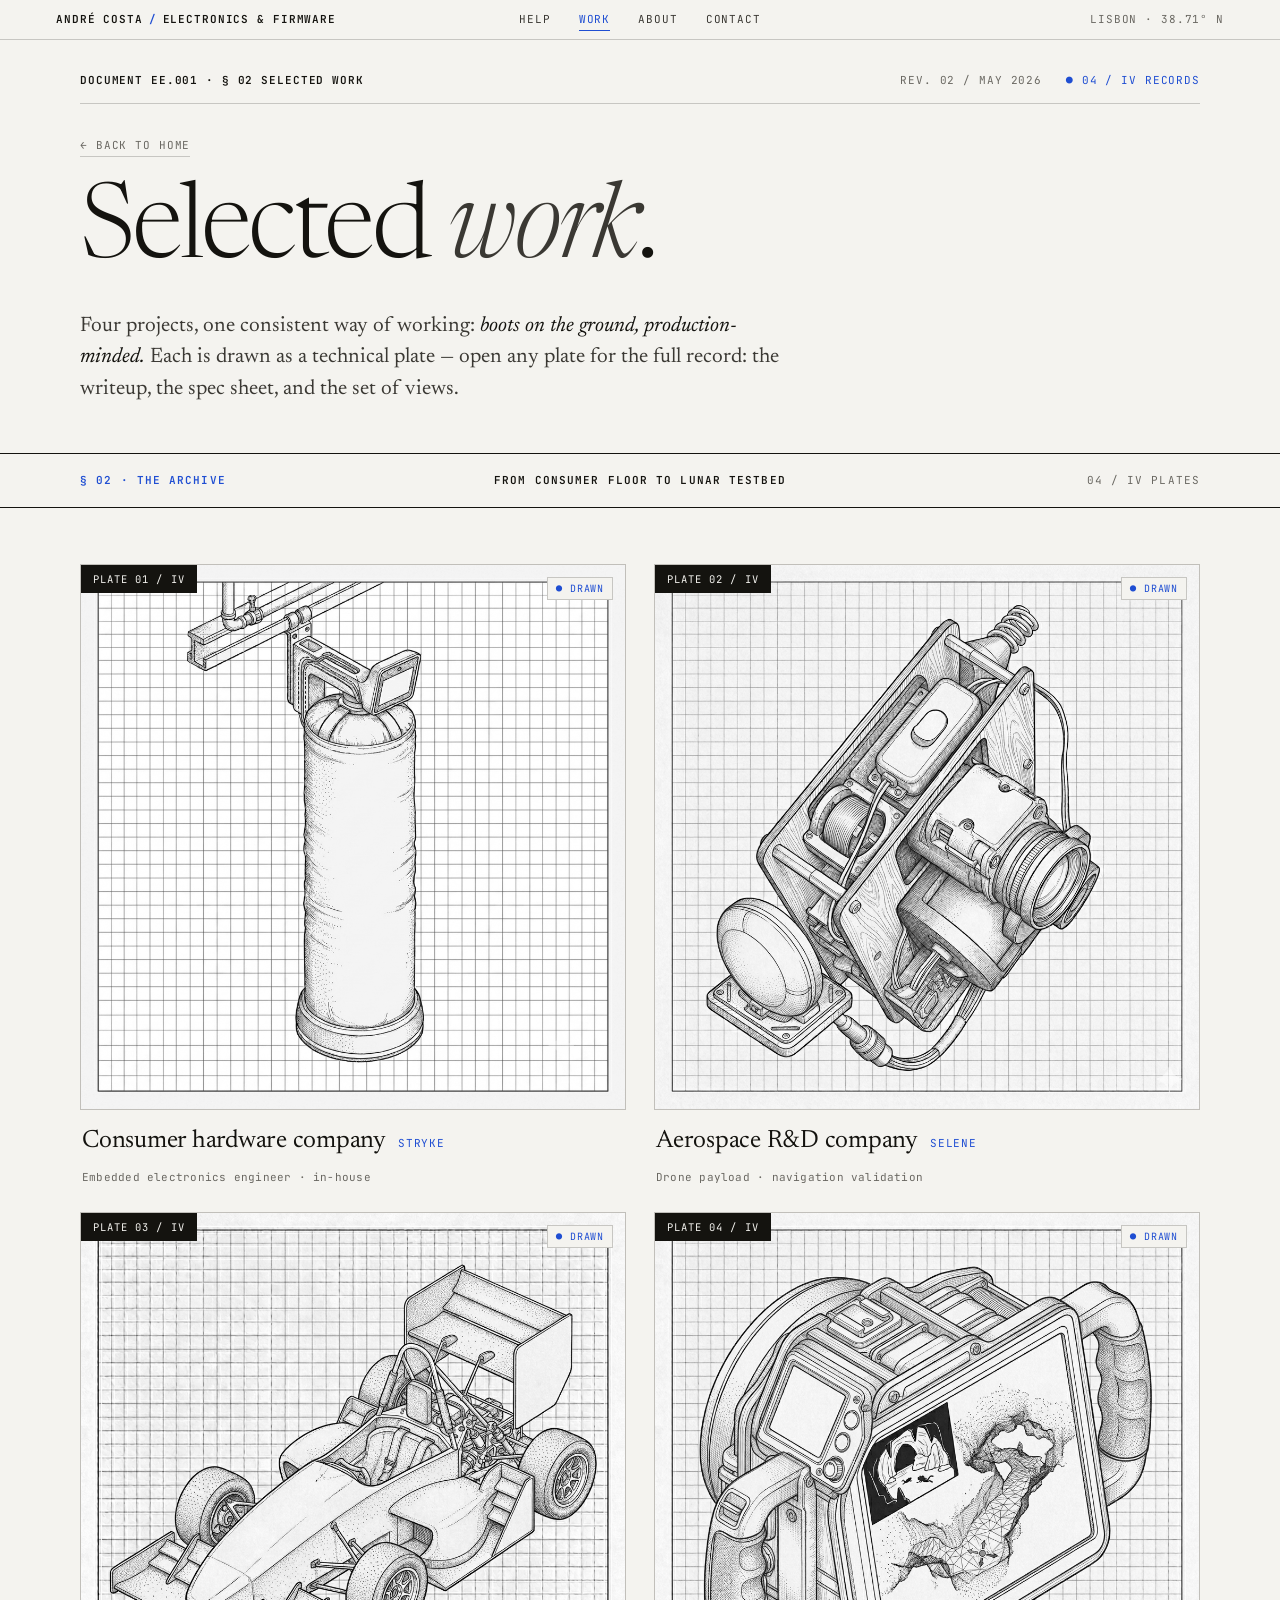
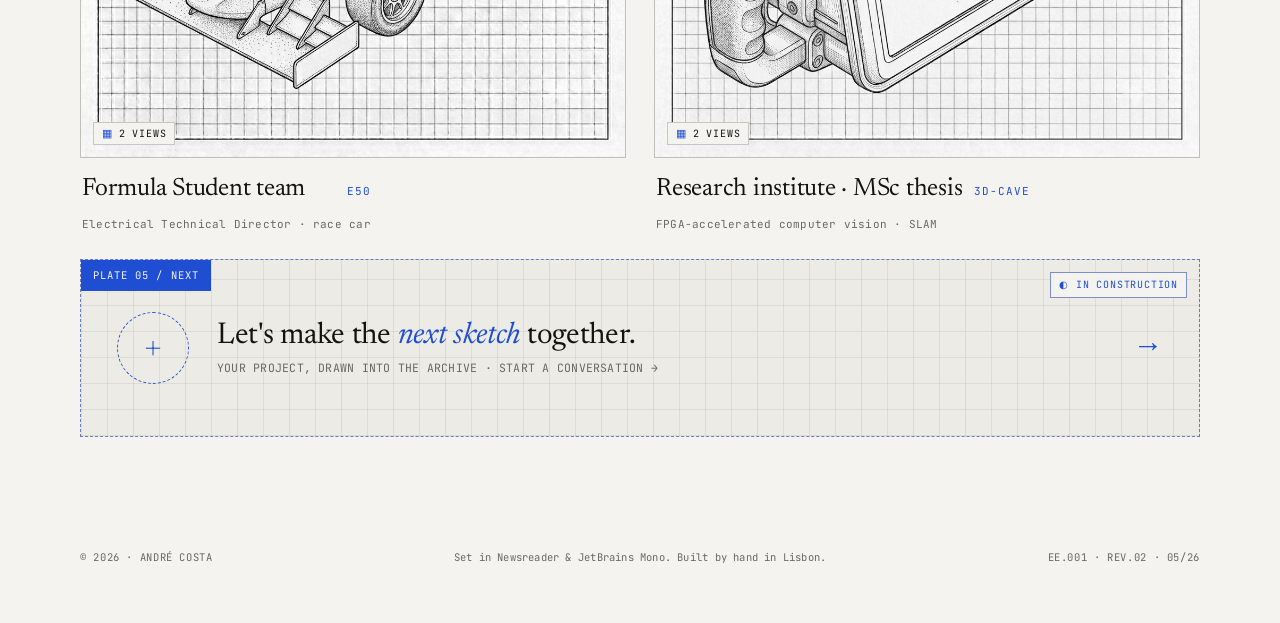
<file: work.html>
<!doctype html>
<html lang="en">
<head>
<meta charset="utf-8" />
<title>André Costa · Selected Work</title>
<meta name="viewport" content="width=device-width, initial-scale=1" />
<link rel="preconnect" href="https://fonts.googleapis.com" />
<link rel="preconnect" href="https://fonts.gstatic.com" crossorigin />
<link href="https://fonts.googleapis.com/css2?family=Newsreader:ital,opsz,wght@0,6..72,300;0,6..72,400;0,6..72,500;0,6..72,600;0,6..72,700;1,6..72,300;1,6..72,400&family=JetBrains+Mono:wght@400;500;600&display=swap" rel="stylesheet" />
<link rel="stylesheet" href="plate-grid.css" />
<style>
  :root {
    --bg: #f4f3ef;
    --paper: #ecebe5;
    --ink: #14130f;
    --ink-2: #3a3833;
    --ink-3: #6a6862;
    --rule: rgba(20,19,15,0.20);
    --rule-soft: rgba(20,19,15,0.10);
    --accent: #1f4ed2;
    --serif: "Newsreader", "Times New Roman", serif;
    --mono: "JetBrains Mono", ui-monospace, "SF Mono", Menlo, monospace;
  }
  *, *::before, *::after { box-sizing: border-box; }
  html, body { margin: 0; padding: 0; }
  body {
    background: var(--bg);
    color: var(--ink);
    font-family: var(--serif);
    font-size: 18px;
    line-height: 1.55;
    -webkit-font-smoothing: antialiased;
    text-rendering: optimizeLegibility;
  }
  a { color: inherit; }
  ::selection { background: var(--accent); color: var(--bg); }

  /* Top bar - minimal stripe ---------------------------------- */
  .topbar {
    position: sticky; top: 0; z-index: 50;
    background: var(--bg);
    border-bottom: 1px solid var(--rule);
    transition: padding .15s;
  }
  .topbar-inner {
    max-width: 1280px; margin: 0 auto;
    padding: 11px 56px;
    display: grid;
    grid-template-columns: 1fr auto 1fr;
    align-items: center;
    gap: 32px;
    font-family: var(--mono);
    font-size: 11px;
    letter-spacing: 0.08em;
    text-transform: uppercase;
  }
  .tb-mark { color: var(--ink); font-weight: 600; }
  .tb-mark .dash { color: var(--accent); margin: 0 6px; }
  .tb-links { display: flex; gap: 28px; justify-content: center; }
  .tb-links a { text-decoration: none; color: var(--ink-2); transition: color .15s; position: relative; }
  .tb-links a:hover { color: var(--accent); }
  .tb-clock { justify-self: end; color: var(--ink-3); white-space: nowrap; }

  /* Page frame ------------------------------------------------- */
  .doc { max-width: 1280px; margin: 0 auto; }
  .gutter-col {
    position: absolute; left: 28px; top: 0;
    font-family: var(--mono); font-size: 10.5px; letter-spacing: 0.18em;
    text-transform: uppercase; color: var(--ink-3);
    writing-mode: vertical-rl; transform: rotate(180deg);
    line-height: 1.4;
  }
  .gutter-col .accent { color: var(--accent); }
  .gutter-col-r {
    position: absolute; right: 28px; top: 0;
    font-family: var(--mono); font-size: 10.5px; letter-spacing: 0.18em;
    text-transform: uppercase; color: var(--ink-3);
    writing-mode: vertical-rl;
    line-height: 1.4;
  }

  section { position: relative; padding: 0; }
  .container { padding: 0 80px; position: relative; }

  /* HERO ------------------------------------------------------- */
  .hero {
    padding: 32px 80px 40px;
    position: relative;
    border-bottom: 1px solid var(--ink);
  }
  .hero-meta-row {
    display: flex; justify-content: space-between; align-items: center;
    padding: 0 0 14px;
    border-bottom: 1px solid var(--rule);
    margin-bottom: 28px;
    font-family: var(--mono); font-size: 11px; letter-spacing: 0.08em;
    text-transform: uppercase; color: var(--ink-3);
  }
  .hero-meta-row .l { color: var(--ink); font-weight: 600; }
  .hero-meta-row .r { display: flex; gap: 24px; }
  .hero-meta-row .r span { color: var(--ink-3); }
  .hero-meta-row .r .ok { color: var(--accent); }

  .hero h1 {
    font-family: var(--serif);
    font-weight: 300;
    font-size: 96px;
    line-height: 0.96;
    letter-spacing: -0.03em;
    margin: 0 0 36px;
    color: var(--ink);
    text-wrap: balance;
    max-width: 1120px;
  }
  .hero h1 .it { font-style: italic; font-weight: 300; color: var(--ink-2); }
  .hero h1 .uline {
    position: relative; white-space: nowrap;
  }
  .hero h1 .uline::after {
    content: ""; position: absolute; left: 0; right: 0;
    bottom: 0.08em; height: 0.10em; background: var(--accent);
  }
  .hero-row {
    display: grid; grid-template-columns: 1.1fr 1fr; gap: 64px;
    align-items: start;
    padding-top: 20px;
    border-top: 1px solid var(--rule);
  }
  .hero-left { padding-top: 2px; }
  .hero-lede {
    font-family: var(--serif); font-size: 19px; line-height: 1.45;
    color: var(--ink); max-width: 540px; margin: 0 0 22px;
  }
  .hero-lede em { font-style: italic; color: var(--ink-2); }
  .hero-cta-row { display: flex; align-items: center; gap: 20px; }
  .hero-cta {
    display: inline-flex; align-items: center; gap: 10px;
    text-decoration: none;
    background: var(--ink); color: var(--bg);
    padding: 14px 22px;
    font-family: var(--mono); font-size: 12px; letter-spacing: 0.08em;
    text-transform: uppercase;
    transition: background .15s;
  }
  .hero-cta:hover { background: var(--accent); }
  .hero-cta .arr { font-family: var(--serif); font-size: 16px; line-height: 1; }
  .hero-sec { font-family: var(--mono); font-size: 11px; letter-spacing: 0.08em; text-transform: uppercase; color: var(--ink-3); }
  .hero-sec a { text-decoration: none; border-bottom: 1px solid var(--rule); padding-bottom: 2px; }
  .hero-sec a:hover { color: var(--accent); border-color: var(--accent); }

  .hero-foot {
    display: grid; grid-template-columns: 1fr 1fr;
    gap: 12px 32px;
  }
  .hero-foot .cell {
    padding: 0;
  }
  .hero-foot .ck {
    font-family: var(--mono); font-size: 10.5px; letter-spacing: 0.1em;
    text-transform: uppercase; color: var(--ink-3); margin-bottom: 4px;
  }
  .hero-foot .cv {
    font-family: var(--serif); font-size: 17px; line-height: 1.2;
    color: var(--ink); letter-spacing: -0.01em;
  }
  .hero-foot .cv em { font-style: italic; color: var(--accent); font-weight: 400; }

  /* Section header bar ---------------------------------------- */
  .section-bar {
    display: grid;
    grid-template-columns: 1fr auto 1fr;
    gap: 24px; align-items: center;
    padding: 18px 80px;
    border-bottom: 1px solid var(--ink);
    font-family: var(--mono); font-size: 11px; letter-spacing: 0.1em;
    text-transform: uppercase; color: var(--ink-3);
  }
  .section-bar .l { color: var(--accent); font-weight: 600; }
  .section-bar .c { color: var(--ink); font-weight: 600; }
  .section-bar .r { text-align: right; }

  /* How I help ----------------------------------------------- */
  .help { padding: 80px 80px 96px; border-bottom: 1px solid var(--ink); }
  .help-top {
    display: grid; grid-template-columns: 1fr 1fr; gap: 80px;
    margin-bottom: 80px;
  }
  .help-title {
    font-family: var(--serif); font-weight: 400;
    font-size: 64px; line-height: 1.0; letter-spacing: -0.025em;
    margin: 0; color: var(--ink); text-wrap: balance;
  }
  .help-title em { font-style: italic; color: var(--ink-2); font-weight: 300; }
  .help-intro {
    font-family: var(--serif); font-size: 20px; line-height: 1.55;
    color: var(--ink-2); max-width: 460px; margin: 12px 0 0;
  }

  .help-modes {
    display: grid; grid-template-columns: 1fr 1fr; gap: 0;
  }
  .help-mode {
    padding: 36px 40px 36px 0;
    position: relative;
  }
  .help-mode:nth-child(2) { padding-left: 40px; border-left: 1px solid var(--rule); }
  .help-mode .big-num {
    font-family: var(--serif); font-weight: 300; font-size: 88px;
    line-height: 1; letter-spacing: -0.03em; color: var(--accent);
    margin-bottom: 16px;
  }
  .help-mode .tag {
    font-family: var(--mono); font-size: 10.5px; letter-spacing: 0.1em;
    text-transform: uppercase; color: var(--ink-3); margin-bottom: 18px;
  }
  .help-mode h3 {
    font-family: var(--serif); font-weight: 400; font-size: 30px;
    line-height: 1.1; margin: 0 0 16px; letter-spacing: -0.01em;
  }
  .help-mode p {
    font-family: var(--serif); font-size: 18px; line-height: 1.6;
    color: var(--ink-2); margin: 0;
  }

  /* Full-bleed manifesto band -------------------------------- */
  .manifesto {
    background: var(--ink);
    color: var(--bg);
    padding: 80px 80px;
    border-bottom: 1px solid var(--ink);
    position: relative;
  }
  .manifesto-eyebrow {
    font-family: var(--mono); font-size: 11px; letter-spacing: 0.12em;
    text-transform: uppercase; color: var(--accent); margin-bottom: 24px;
    font-weight: 600;
  }
  .manifesto-text {
    font-family: var(--serif); font-style: italic; font-weight: 300;
    font-size: 56px; line-height: 1.05; letter-spacing: -0.02em;
    color: var(--bg);
    max-width: 1000px; margin: 0;
    text-wrap: balance;
  }
  .manifesto-text strong {
    font-style: normal; font-weight: 400; color: var(--accent);
  }
  .manifesto-byline {
    margin-top: 40px;
    font-family: var(--mono); font-size: 11px; letter-spacing: 0.1em;
    text-transform: uppercase; color: rgba(244,243,239,0.6);
  }

  /* Selected work - alternating ------------------------------ */
  .work-intro {
    padding: 80px 80px 56px;
  }
  .work-intro h2 {
    font-family: var(--serif); font-weight: 400; font-size: 64px;
    line-height: 1.0; letter-spacing: -0.025em; margin: 0;
    max-width: 800px; text-wrap: balance;
  }
  .work-intro h2 em { font-style: italic; color: var(--ink-2); font-weight: 300; }
  .work-intro .sub {
    margin-top: 24px;
    font-family: var(--mono); font-size: 11px; letter-spacing: 0.08em;
    text-transform: uppercase; color: var(--ink-3);
    display: flex; gap: 24px; align-items: center;
  }
  .work-intro .sub .dot { color: var(--accent); }

  .case {
    padding: 0 80px;
    border-bottom: 1px solid var(--ink);
  }
  .case-grid {
    display: grid;
    grid-template-columns: 220px 1fr 1fr;
    gap: 56px;
    align-items: start;
    padding: 64px 0;
  }
  .case-rail {
    position: relative;
  }
  .case-rail .megnum {
    font-family: var(--serif); font-weight: 300; font-size: 144px;
    line-height: 0.85; letter-spacing: -0.04em;
    color: var(--ink);
    margin-bottom: 24px;
  }
  .case-rail .megnum em {
    font-style: italic; color: var(--accent); font-weight: 300; font-size: 0.65em;
    vertical-align: super; margin-left: -8px;
  }
  .case-rail .yr {
    font-family: var(--mono); font-size: 11px; letter-spacing: 0.06em;
    text-transform: uppercase; color: var(--ink-3);
    border-top: 1px solid var(--ink); padding-top: 12px;
    display: flex; justify-content: space-between;
  }
  .case-text { padding-top: 12px; }
  .case-tag {
    font-family: var(--mono); font-size: 10.5px; letter-spacing: 0.1em;
    text-transform: uppercase; color: var(--accent); margin-bottom: 14px;
    font-weight: 600;
  }
  .case-text h3 {
    font-family: var(--serif); font-weight: 400; font-size: 36px;
    line-height: 1.05; margin: 0 0 6px; letter-spacing: -0.015em;
  }
  .case-text .role {
    font-family: var(--mono); font-size: 11.5px; color: var(--ink-3);
    margin-bottom: 24px; letter-spacing: 0.02em;
  }
  .case-text p {
    font-family: var(--serif); font-size: 18px; line-height: 1.6;
    color: var(--ink-2); margin: 0;
  }

  .case-aside {
    padding-top: 12px;
  }
  .case-aside .img {
    aspect-ratio: 4 / 5;
    background:
      repeating-linear-gradient(
        135deg,
        rgba(20,19,15,0.05) 0 2px,
        transparent 2px 14px
      ),
      var(--paper);
    border: 1px solid var(--rule);
    position: relative;
    margin-bottom: 16px;
  }
  .case-aside .img::after {
    content: attr(data-cap);
    position: absolute; left: 12px; bottom: 12px;
    background: var(--bg); padding: 4px 8px;
    font-family: var(--mono); font-size: 10px;
    letter-spacing: 0.06em; color: var(--ink-3); text-transform: uppercase;
    border: 1px solid var(--rule);
  }
  .case-aside .img.photo {
    background:
      var(--photo, none) center / cover no-repeat,
      var(--paper);
    border: 1px solid var(--rule);
  }
  .case-aside .img.photo::after {
    color: var(--ink); background: var(--bg);
  }
  .case-aside .meta {
    font-family: var(--mono); font-size: 10.5px; letter-spacing: 0.04em;
    color: var(--ink-3); line-height: 1.9; text-transform: uppercase;
  }
  .case-aside .meta b { color: var(--ink); font-weight: 500; }

  /* About ---------------------------------------------------- */
  .about {
    padding: 96px 80px;
    border-bottom: 1px solid var(--ink);
    position: relative;
  }
  .about-grid {
    display: grid;
    grid-template-columns: 460px 1fr;
    gap: 80px;
    align-items: start;
  }
  .about-portrait {
    aspect-ratio: 4 / 5;
    background-color: var(--paper);
    background-image: url("assets/portrait-bw.jpg");
    background-size: cover; background-position: center 18%;
    border: 1px solid var(--rule);
    position: relative;
  }
  .about-portrait::after {
    content: "PORTRAIT · ANDRÉ COSTA · LISBON, 2025";
    position: absolute; left: -1px; bottom: -1px;
    background: var(--bg); padding: 8px 12px;
    border: 1px solid var(--rule);
    font-family: var(--mono); font-size: 10px;
    letter-spacing: 0.1em; color: var(--ink); text-transform: uppercase;
  }
  .about-body { padding-top: 12px; }
  .about-eyebrow {
    font-family: var(--mono); font-size: 11px; letter-spacing: 0.12em;
    text-transform: uppercase; color: var(--accent); margin-bottom: 24px;
    font-weight: 600;
  }
  .about-title {
    font-family: var(--serif); font-weight: 400; font-size: 44px;
    line-height: 1.05; letter-spacing: -0.02em; margin: 0 0 32px;
    text-wrap: balance;
  }
  .about-title em { font-style: italic; color: var(--ink-2); font-weight: 300; }
  .about-body p {
    font-family: var(--serif); font-size: 20px; line-height: 1.55;
    color: var(--ink); margin: 0 0 24px; max-width: 600px;
  }
  .about-body p.muted { color: var(--ink-2); font-size: 18px; }
  .about-pull {
    margin: 36px 0;
    padding: 24px 28px;
    border-left: 2px solid var(--accent);
    font-family: var(--serif); font-style: italic;
    font-size: 24px; line-height: 1.35;
    color: var(--ink);
  }
  .about-pull .second { display: block; color: var(--ink-3); margin-top: 8px; font-size: 0.85em; }

  .about-facts {
    margin-top: 40px;
    display: grid; grid-template-columns: repeat(3, 1fr);
    gap: 32px;
    padding-top: 32px;
    border-top: 1px solid var(--rule);
  }
  .about-facts .fact .fk {
    font-family: var(--mono); font-size: 10.5px; letter-spacing: 0.1em;
    text-transform: uppercase; color: var(--ink-3); margin-bottom: 8px;
  }
  .about-facts .fact .fv {
    font-family: var(--serif); font-size: 18px; color: var(--ink);
  }
  .about-facts .fact .fv em { font-style: italic; color: var(--ink-2); }

  /* Contact -------------------------------------------------- */
  .contact {
    padding: 96px 80px 64px;
    position: relative;
  }
  .contact-eyebrow {
    font-family: var(--mono); font-size: 11px; letter-spacing: 0.12em;
    text-transform: uppercase; color: var(--accent); margin-bottom: 32px;
    font-weight: 600;
  }
  .contact h2 {
    font-family: var(--serif); font-weight: 300; font-size: 116px;
    line-height: 0.92; letter-spacing: -0.035em; margin: 0 0 64px;
    color: var(--ink); text-wrap: balance; max-width: 1100px;
  }
  .contact h2 em {
    font-style: italic; color: var(--accent); font-weight: 300;
  }
  .contact-grid {
    display: grid;
    grid-template-columns: 1fr 1fr 1fr;
    gap: 0;
    border-top: 1px solid var(--ink);
    border-bottom: 1px solid var(--ink);
  }
  .contact-card {
    padding: 32px 32px 36px;
    border-right: 1px solid var(--rule);
    display: block; text-decoration: none; color: var(--ink);
    transition: background .15s;
    position: relative;
  }
  .contact-card:last-child { border-right: 0; }
  .contact-card:hover { background: var(--paper); }
  .contact-card .ck {
    font-family: var(--mono); font-size: 10.5px; letter-spacing: 0.1em;
    text-transform: uppercase; color: var(--ink-3); margin-bottom: 24px;
    display: flex; justify-content: space-between;
  }
  .contact-card .ck .arr { color: var(--accent); }
  .contact-card .cv {
    font-family: var(--serif); font-size: 24px; line-height: 1.15;
    color: var(--ink); letter-spacing: -0.01em;
  }
  .contact-card:hover .cv { color: var(--accent); }
  .contact-card .csub {
    margin-top: 10px;
    font-family: var(--mono); font-size: 11px; color: var(--ink-3);
  }

  .footer {
    padding: 32px 80px 56px;
    display: grid; grid-template-columns: 1fr 2fr 1fr;
    gap: 32px; align-items: baseline;
    font-family: var(--mono); font-size: 10.5px; letter-spacing: 0.06em;
    text-transform: uppercase; color: var(--ink-3);
  }
  .footer .colophon { text-transform: none; letter-spacing: 0.02em; color: var(--ink-3); line-height: 1.7; text-align: center; }
  .footer .right { text-align: right; }

  /* Work page additions -------------------------------------- */
  .tb-links a.active { color: var(--accent); }
  .tb-links a.active::after {
    content: ""; position: absolute; left: 0; right: 0; bottom: -3px;
    height: 1px; background: var(--accent);
  }
  .work-hero { padding: 32px 80px 48px; position: relative; border-bottom: 1px solid var(--ink); }
  .work-back {
    display: inline-block; margin-bottom: 28px; text-decoration: none;
    font-family: var(--mono); font-size: 11px; letter-spacing: 0.08em;
    text-transform: uppercase; color: var(--ink-3);
    border-bottom: 1px solid var(--rule); padding-bottom: 2px;
  }
  .work-back:hover { color: var(--accent); border-color: var(--accent); }
  .work-hero h1 {
    font-family: var(--serif); font-weight: 300; font-size: 104px;
    line-height: 0.94; letter-spacing: -0.035em; margin: 0 0 28px; color: var(--ink);
  }
  .work-hero h1 .it { font-style: italic; color: var(--ink-2); }
  .work-hero-lede {
    font-family: var(--serif); font-size: 21px; line-height: 1.5;
    color: var(--ink-2); max-width: 720px; margin: 0;
  }
  .work-hero-lede em { font-style: italic; color: var(--ink); }
  .work-plates { padding: 56px 80px 80px; }

  /* ============================================================
     Responsive — tablet & mobile
     ============================================================ */
  @media (max-width: 900px) {
    .topbar-inner { grid-template-columns: 1fr auto; padding: 11px 24px; gap: 16px; }
    .tb-clock { display: none; }
    .tb-links { gap: 18px; }

    .section-bar { padding: 16px 28px; }

    .work-hero { padding: 24px 28px 36px; }
    .work-hero h1 { font-size: 64px; }
    .work-hero-lede { font-size: 19px; max-width: none; }
    .work-plates { padding: 40px 28px 56px; }

    .footer { grid-template-columns: 1fr; gap: 14px; }
    .footer .colophon, .footer .right { text-align: left; }
  }

  @media (max-width: 560px) {
    .topbar-inner { grid-template-columns: 1fr; gap: 10px; justify-items: start; }
    .tb-links { justify-content: flex-start; gap: 16px; }

    .hero-meta-row { flex-direction: column; align-items: flex-start; gap: 10px; }
    .hero-meta-row .r { gap: 16px; }

    .section-bar { grid-template-columns: 1fr; gap: 5px; }
    .section-bar .c { display: none; }
    .section-bar .r { text-align: left; }

    .work-hero h1 { font-size: 44px; }
  }
</style>
</head>
<body>

<nav class="topbar">
  <div class="topbar-inner">
    <div class="tb-mark">André Costa<span class="dash">/</span>Electronics &amp; Firmware</div>
    <div class="tb-links">
      <a href="index.html#help">Help</a>
      <a href="index.html#work" class="active">Work</a>
      <a href="index.html#about">About</a>
      <a href="index.html#contact">Contact</a>
    </div>
    <div class="tb-clock">Lisbon · 38.71° N</div>
  </div>
</nav>

<div class="doc">

  <!-- WORK HERO --------------------------------------------- -->
  <section class="work-hero" id="top">
    <div class="hero-meta-row">
      <div class="l">Document EE.001 · § 02 Selected work</div>
      <div class="r">
        <span>Rev. 02 / May 2026</span>
        <span class="ok">● 04 / IV records</span>
      </div>
    </div>
    <a class="work-back" href="index.html#top">← Back to home</a>
    <h1>Selected <span class="it">work</span>.</h1>
    <p class="work-hero-lede">
      Four projects, one consistent way of working: <em>boots on the ground, production-minded.</em>
      Each is drawn as a technical plate — open any plate for the full record: the writeup,
      the spec sheet, and the set of views.
    </p>
  </section>

  <!-- THE ARCHIVE ------------------------------------------- -->
  <div class="section-bar" id="work">
    <span class="l">§ 02 · The archive</span>
    <span class="c">From consumer floor to lunar testbed</span>
    <span class="r">04 / IV plates</span>
  </div>

  <section class="work-plates">
    <div id="plate-grid"></div>
  </section>

  <div class="footer">
    <div>© 2026 · André Costa</div>
    <div class="colophon">Set in Newsreader &amp; JetBrains Mono. Built by hand in Lisbon.</div>
    <div class="right">EE.001 · Rev.02 · 05/26</div>
  </div>

</div>

<script src="plate-grid.js"></script>
<script>
  PlateArchive.mount('#plate-grid');
</script>

</div>

</body>
</html>
</file>
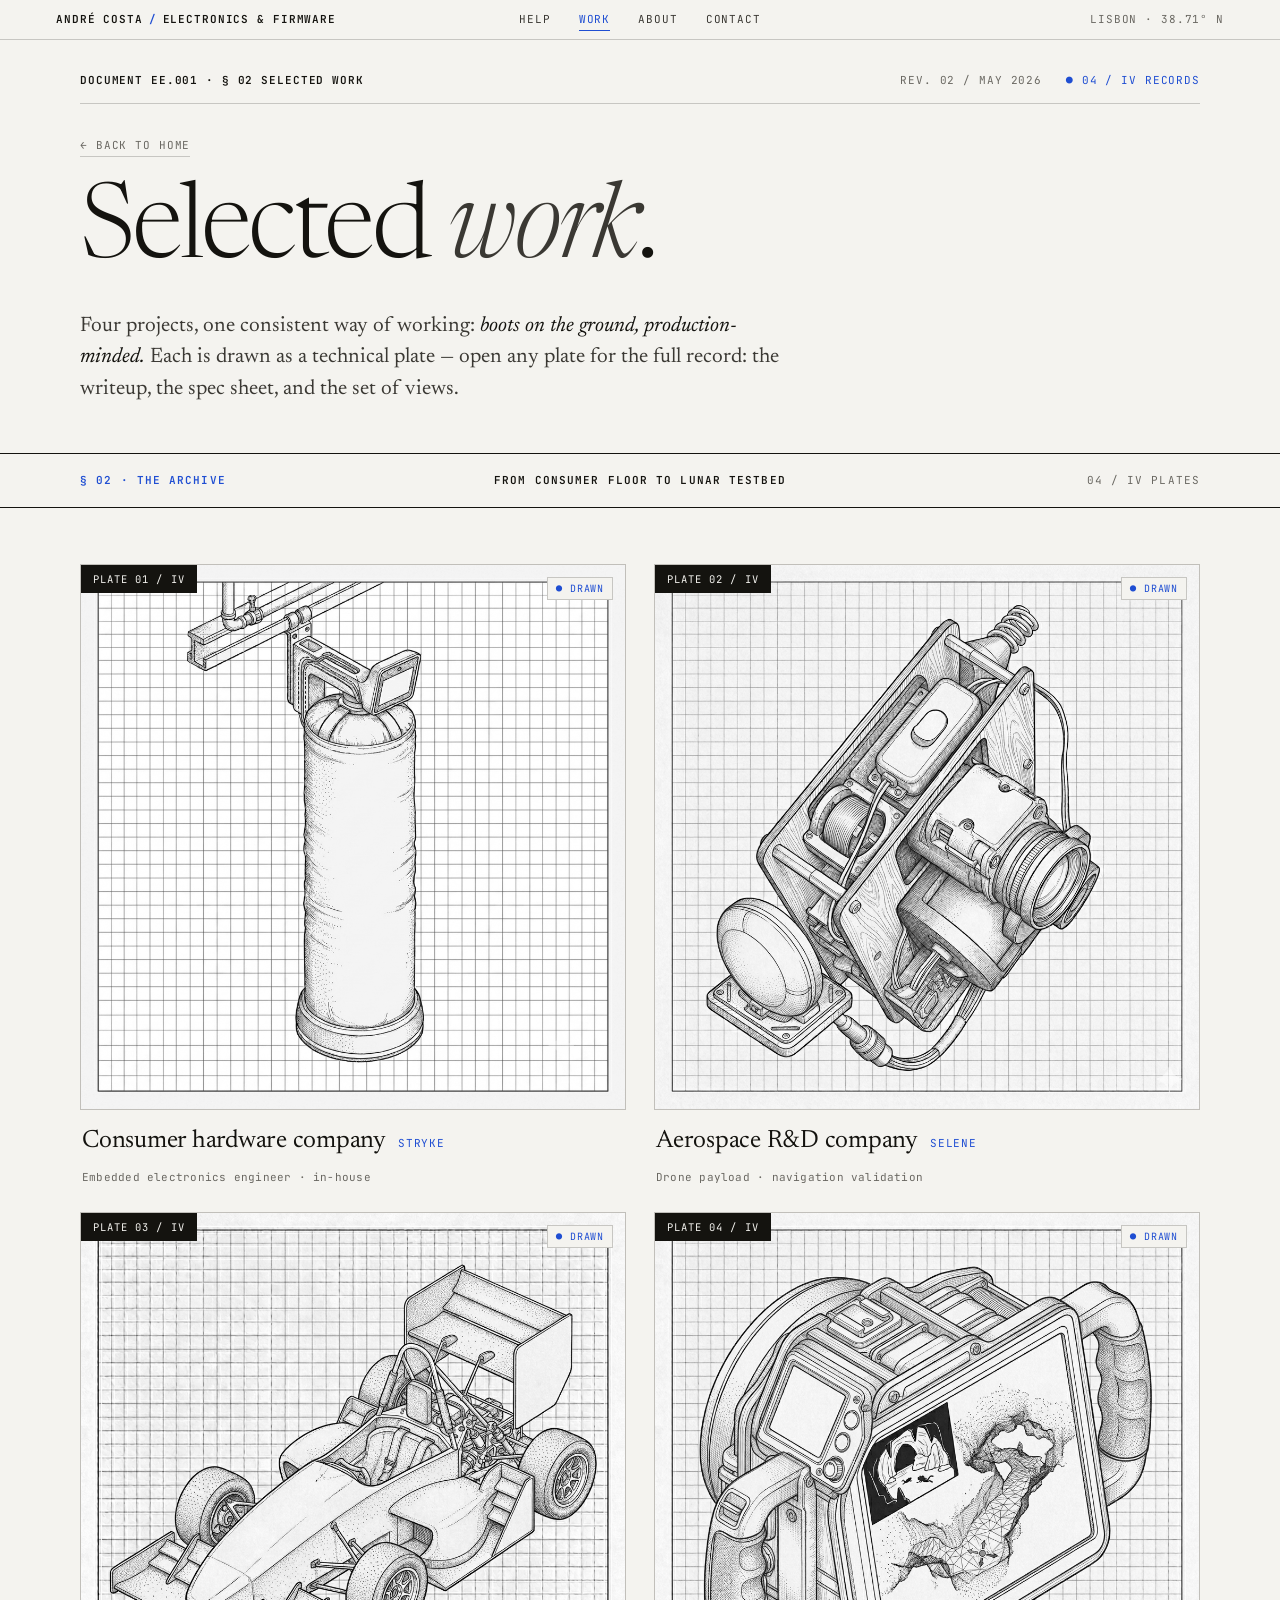
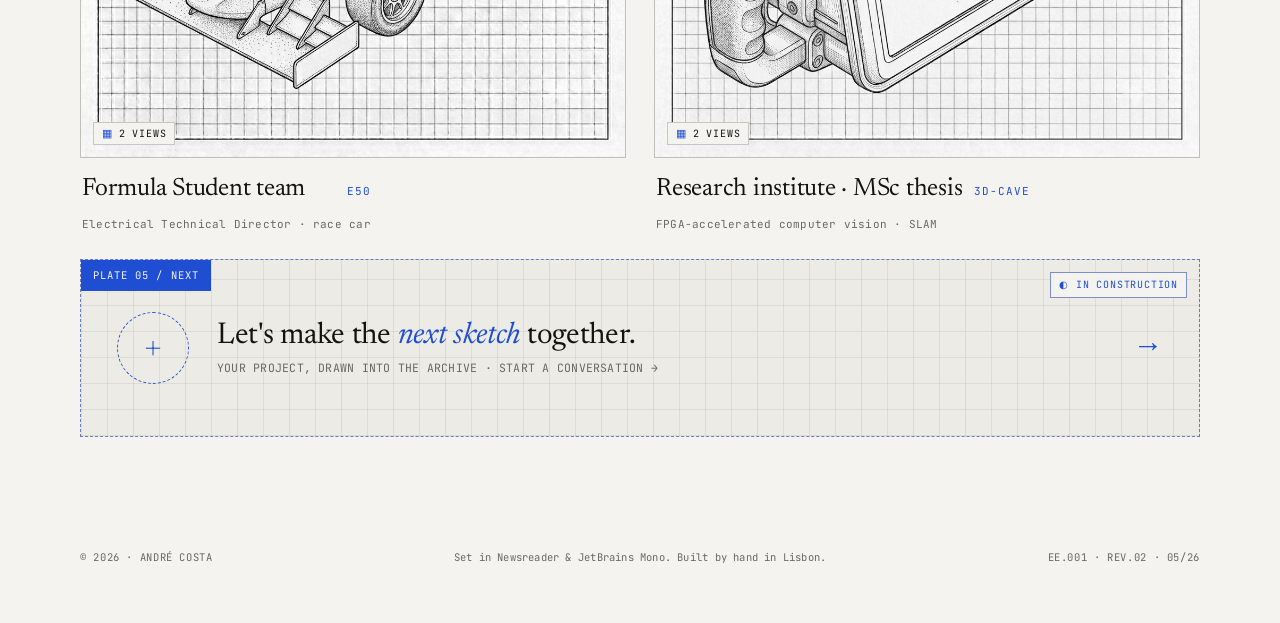
<file: site/work.html>
<!doctype html>
<html lang="en">
<head>
<meta charset="utf-8" />
<title>André Costa · Selected Work</title>
<meta name="viewport" content="width=1280" />
<link rel="preconnect" href="https://fonts.googleapis.com" />
<link rel="preconnect" href="https://fonts.gstatic.com" crossorigin />
<link href="https://fonts.googleapis.com/css2?family=Newsreader:ital,opsz,wght@0,6..72,300;0,6..72,400;0,6..72,500;0,6..72,600;0,6..72,700;1,6..72,300;1,6..72,400&family=JetBrains+Mono:wght@400;500;600&display=swap" rel="stylesheet" />
<link rel="stylesheet" href="plate-grid.css" />
<style>
  :root {
    --bg: #f4f3ef;
    --paper: #ecebe5;
    --ink: #14130f;
    --ink-2: #3a3833;
    --ink-3: #6a6862;
    --rule: rgba(20,19,15,0.20);
    --rule-soft: rgba(20,19,15,0.10);
    --accent: #1f4ed2;
    --serif: "Newsreader", "Times New Roman", serif;
    --mono: "JetBrains Mono", ui-monospace, "SF Mono", Menlo, monospace;
  }
  *, *::before, *::after { box-sizing: border-box; }
  html, body { margin: 0; padding: 0; }
  body {
    background: var(--bg);
    color: var(--ink);
    font-family: var(--serif);
    font-size: 18px;
    line-height: 1.55;
    -webkit-font-smoothing: antialiased;
    text-rendering: optimizeLegibility;
  }
  a { color: inherit; }
  ::selection { background: var(--accent); color: var(--bg); }

  /* Top bar - minimal stripe ---------------------------------- */
  .topbar {
    position: sticky; top: 0; z-index: 50;
    background: var(--bg);
    border-bottom: 1px solid var(--rule);
    transition: padding .15s;
  }
  .topbar-inner {
    max-width: 1280px; margin: 0 auto;
    padding: 11px 56px;
    display: grid;
    grid-template-columns: 1fr auto 1fr;
    align-items: center;
    gap: 32px;
    font-family: var(--mono);
    font-size: 11px;
    letter-spacing: 0.08em;
    text-transform: uppercase;
  }
  .tb-mark { color: var(--ink); font-weight: 600; }
  .tb-mark .dash { color: var(--accent); margin: 0 6px; }
  .tb-links { display: flex; gap: 28px; justify-content: center; }
  .tb-links a { text-decoration: none; color: var(--ink-2); transition: color .15s; position: relative; }
  .tb-links a:hover { color: var(--accent); }
  .tb-clock { justify-self: end; color: var(--ink-3); white-space: nowrap; }

  /* Page frame ------------------------------------------------- */
  .doc { max-width: 1280px; margin: 0 auto; }
  .gutter-col {
    position: absolute; left: 28px; top: 0;
    font-family: var(--mono); font-size: 10.5px; letter-spacing: 0.18em;
    text-transform: uppercase; color: var(--ink-3);
    writing-mode: vertical-rl; transform: rotate(180deg);
    line-height: 1.4;
  }
  .gutter-col .accent { color: var(--accent); }
  .gutter-col-r {
    position: absolute; right: 28px; top: 0;
    font-family: var(--mono); font-size: 10.5px; letter-spacing: 0.18em;
    text-transform: uppercase; color: var(--ink-3);
    writing-mode: vertical-rl;
    line-height: 1.4;
  }

  section { position: relative; padding: 0; }
  .container { padding: 0 80px; position: relative; }

  /* HERO ------------------------------------------------------- */
  .hero {
    padding: 32px 80px 40px;
    position: relative;
    border-bottom: 1px solid var(--ink);
  }
  .hero-meta-row {
    display: flex; justify-content: space-between; align-items: center;
    padding: 0 0 14px;
    border-bottom: 1px solid var(--rule);
    margin-bottom: 28px;
    font-family: var(--mono); font-size: 11px; letter-spacing: 0.08em;
    text-transform: uppercase; color: var(--ink-3);
  }
  .hero-meta-row .l { color: var(--ink); font-weight: 600; }
  .hero-meta-row .r { display: flex; gap: 24px; }
  .hero-meta-row .r span { color: var(--ink-3); }
  .hero-meta-row .r .ok { color: var(--accent); }

  .hero h1 {
    font-family: var(--serif);
    font-weight: 300;
    font-size: 96px;
    line-height: 0.96;
    letter-spacing: -0.03em;
    margin: 0 0 36px;
    color: var(--ink);
    text-wrap: balance;
    max-width: 1120px;
  }
  .hero h1 .it { font-style: italic; font-weight: 300; color: var(--ink-2); }
  .hero h1 .uline {
    position: relative; white-space: nowrap;
  }
  .hero h1 .uline::after {
    content: ""; position: absolute; left: 0; right: 0;
    bottom: 0.08em; height: 0.10em; background: var(--accent);
  }
  .hero-row {
    display: grid; grid-template-columns: 1.1fr 1fr; gap: 64px;
    align-items: start;
    padding-top: 20px;
    border-top: 1px solid var(--rule);
  }
  .hero-left { padding-top: 2px; }
  .hero-lede {
    font-family: var(--serif); font-size: 19px; line-height: 1.45;
    color: var(--ink); max-width: 540px; margin: 0 0 22px;
  }
  .hero-lede em { font-style: italic; color: var(--ink-2); }
  .hero-cta-row { display: flex; align-items: center; gap: 20px; }
  .hero-cta {
    display: inline-flex; align-items: center; gap: 10px;
    text-decoration: none;
    background: var(--ink); color: var(--bg);
    padding: 14px 22px;
    font-family: var(--mono); font-size: 12px; letter-spacing: 0.08em;
    text-transform: uppercase;
    transition: background .15s;
  }
  .hero-cta:hover { background: var(--accent); }
  .hero-cta .arr { font-family: var(--serif); font-size: 16px; line-height: 1; }
  .hero-sec { font-family: var(--mono); font-size: 11px; letter-spacing: 0.08em; text-transform: uppercase; color: var(--ink-3); }
  .hero-sec a { text-decoration: none; border-bottom: 1px solid var(--rule); padding-bottom: 2px; }
  .hero-sec a:hover { color: var(--accent); border-color: var(--accent); }

  .hero-foot {
    display: grid; grid-template-columns: 1fr 1fr;
    gap: 12px 32px;
  }
  .hero-foot .cell {
    padding: 0;
  }
  .hero-foot .ck {
    font-family: var(--mono); font-size: 10.5px; letter-spacing: 0.1em;
    text-transform: uppercase; color: var(--ink-3); margin-bottom: 4px;
  }
  .hero-foot .cv {
    font-family: var(--serif); font-size: 17px; line-height: 1.2;
    color: var(--ink); letter-spacing: -0.01em;
  }
  .hero-foot .cv em { font-style: italic; color: var(--accent); font-weight: 400; }

  /* Section header bar ---------------------------------------- */
  .section-bar {
    display: grid;
    grid-template-columns: 1fr auto 1fr;
    gap: 24px; align-items: center;
    padding: 18px 80px;
    border-bottom: 1px solid var(--ink);
    font-family: var(--mono); font-size: 11px; letter-spacing: 0.1em;
    text-transform: uppercase; color: var(--ink-3);
  }
  .section-bar .l { color: var(--accent); font-weight: 600; }
  .section-bar .c { color: var(--ink); font-weight: 600; }
  .section-bar .r { text-align: right; }

  /* How I help ----------------------------------------------- */
  .help { padding: 80px 80px 96px; border-bottom: 1px solid var(--ink); }
  .help-top {
    display: grid; grid-template-columns: 1fr 1fr; gap: 80px;
    margin-bottom: 80px;
  }
  .help-title {
    font-family: var(--serif); font-weight: 400;
    font-size: 64px; line-height: 1.0; letter-spacing: -0.025em;
    margin: 0; color: var(--ink); text-wrap: balance;
  }
  .help-title em { font-style: italic; color: var(--ink-2); font-weight: 300; }
  .help-intro {
    font-family: var(--serif); font-size: 20px; line-height: 1.55;
    color: var(--ink-2); max-width: 460px; margin: 12px 0 0;
  }

  .help-modes {
    display: grid; grid-template-columns: 1fr 1fr; gap: 0;
  }
  .help-mode {
    padding: 36px 40px 36px 0;
    position: relative;
  }
  .help-mode:nth-child(2) { padding-left: 40px; border-left: 1px solid var(--rule); }
  .help-mode .big-num {
    font-family: var(--serif); font-weight: 300; font-size: 88px;
    line-height: 1; letter-spacing: -0.03em; color: var(--accent);
    margin-bottom: 16px;
  }
  .help-mode .tag {
    font-family: var(--mono); font-size: 10.5px; letter-spacing: 0.1em;
    text-transform: uppercase; color: var(--ink-3); margin-bottom: 18px;
  }
  .help-mode h3 {
    font-family: var(--serif); font-weight: 400; font-size: 30px;
    line-height: 1.1; margin: 0 0 16px; letter-spacing: -0.01em;
  }
  .help-mode p {
    font-family: var(--serif); font-size: 18px; line-height: 1.6;
    color: var(--ink-2); margin: 0;
  }

  /* Full-bleed manifesto band -------------------------------- */
  .manifesto {
    background: var(--ink);
    color: var(--bg);
    padding: 80px 80px;
    border-bottom: 1px solid var(--ink);
    position: relative;
  }
  .manifesto-eyebrow {
    font-family: var(--mono); font-size: 11px; letter-spacing: 0.12em;
    text-transform: uppercase; color: var(--accent); margin-bottom: 24px;
    font-weight: 600;
  }
  .manifesto-text {
    font-family: var(--serif); font-style: italic; font-weight: 300;
    font-size: 56px; line-height: 1.05; letter-spacing: -0.02em;
    color: var(--bg);
    max-width: 1000px; margin: 0;
    text-wrap: balance;
  }
  .manifesto-text strong {
    font-style: normal; font-weight: 400; color: var(--accent);
  }
  .manifesto-byline {
    margin-top: 40px;
    font-family: var(--mono); font-size: 11px; letter-spacing: 0.1em;
    text-transform: uppercase; color: rgba(244,243,239,0.6);
  }

  /* Selected work - alternating ------------------------------ */
  .work-intro {
    padding: 80px 80px 56px;
  }
  .work-intro h2 {
    font-family: var(--serif); font-weight: 400; font-size: 64px;
    line-height: 1.0; letter-spacing: -0.025em; margin: 0;
    max-width: 800px; text-wrap: balance;
  }
  .work-intro h2 em { font-style: italic; color: var(--ink-2); font-weight: 300; }
  .work-intro .sub {
    margin-top: 24px;
    font-family: var(--mono); font-size: 11px; letter-spacing: 0.08em;
    text-transform: uppercase; color: var(--ink-3);
    display: flex; gap: 24px; align-items: center;
  }
  .work-intro .sub .dot { color: var(--accent); }

  .case {
    padding: 0 80px;
    border-bottom: 1px solid var(--ink);
  }
  .case-grid {
    display: grid;
    grid-template-columns: 220px 1fr 1fr;
    gap: 56px;
    align-items: start;
    padding: 64px 0;
  }
  .case-rail {
    position: relative;
  }
  .case-rail .megnum {
    font-family: var(--serif); font-weight: 300; font-size: 144px;
    line-height: 0.85; letter-spacing: -0.04em;
    color: var(--ink);
    margin-bottom: 24px;
  }
  .case-rail .megnum em {
    font-style: italic; color: var(--accent); font-weight: 300; font-size: 0.65em;
    vertical-align: super; margin-left: -8px;
  }
  .case-rail .yr {
    font-family: var(--mono); font-size: 11px; letter-spacing: 0.06em;
    text-transform: uppercase; color: var(--ink-3);
    border-top: 1px solid var(--ink); padding-top: 12px;
    display: flex; justify-content: space-between;
  }
  .case-text { padding-top: 12px; }
  .case-tag {
    font-family: var(--mono); font-size: 10.5px; letter-spacing: 0.1em;
    text-transform: uppercase; color: var(--accent); margin-bottom: 14px;
    font-weight: 600;
  }
  .case-text h3 {
    font-family: var(--serif); font-weight: 400; font-size: 36px;
    line-height: 1.05; margin: 0 0 6px; letter-spacing: -0.015em;
  }
  .case-text .role {
    font-family: var(--mono); font-size: 11.5px; color: var(--ink-3);
    margin-bottom: 24px; letter-spacing: 0.02em;
  }
  .case-text p {
    font-family: var(--serif); font-size: 18px; line-height: 1.6;
    color: var(--ink-2); margin: 0;
  }

  .case-aside {
    padding-top: 12px;
  }
  .case-aside .img {
    aspect-ratio: 4 / 5;
    background:
      repeating-linear-gradient(
        135deg,
        rgba(20,19,15,0.05) 0 2px,
        transparent 2px 14px
      ),
      var(--paper);
    border: 1px solid var(--rule);
    position: relative;
    margin-bottom: 16px;
  }
  .case-aside .img::after {
    content: attr(data-cap);
    position: absolute; left: 12px; bottom: 12px;
    background: var(--bg); padding: 4px 8px;
    font-family: var(--mono); font-size: 10px;
    letter-spacing: 0.06em; color: var(--ink-3); text-transform: uppercase;
    border: 1px solid var(--rule);
  }
  .case-aside .img.photo {
    background:
      var(--photo, none) center / cover no-repeat,
      var(--paper);
    border: 1px solid var(--rule);
  }
  .case-aside .img.photo::after {
    color: var(--ink); background: var(--bg);
  }
  .case-aside .meta {
    font-family: var(--mono); font-size: 10.5px; letter-spacing: 0.04em;
    color: var(--ink-3); line-height: 1.9; text-transform: uppercase;
  }
  .case-aside .meta b { color: var(--ink); font-weight: 500; }

  /* About ---------------------------------------------------- */
  .about {
    padding: 96px 80px;
    border-bottom: 1px solid var(--ink);
    position: relative;
  }
  .about-grid {
    display: grid;
    grid-template-columns: 460px 1fr;
    gap: 80px;
    align-items: start;
  }
  .about-portrait {
    aspect-ratio: 4 / 5;
    background-color: var(--paper);
    background-image: url("assets/portrait-bw.jpg");
    background-size: cover; background-position: center 18%;
    border: 1px solid var(--rule);
    position: relative;
  }
  .about-portrait::after {
    content: "PORTRAIT · ANDRÉ COSTA · LISBON, 2025";
    position: absolute; left: -1px; bottom: -1px;
    background: var(--bg); padding: 8px 12px;
    border: 1px solid var(--rule);
    font-family: var(--mono); font-size: 10px;
    letter-spacing: 0.1em; color: var(--ink); text-transform: uppercase;
  }
  .about-body { padding-top: 12px; }
  .about-eyebrow {
    font-family: var(--mono); font-size: 11px; letter-spacing: 0.12em;
    text-transform: uppercase; color: var(--accent); margin-bottom: 24px;
    font-weight: 600;
  }
  .about-title {
    font-family: var(--serif); font-weight: 400; font-size: 44px;
    line-height: 1.05; letter-spacing: -0.02em; margin: 0 0 32px;
    text-wrap: balance;
  }
  .about-title em { font-style: italic; color: var(--ink-2); font-weight: 300; }
  .about-body p {
    font-family: var(--serif); font-size: 20px; line-height: 1.55;
    color: var(--ink); margin: 0 0 24px; max-width: 600px;
  }
  .about-body p.muted { color: var(--ink-2); font-size: 18px; }
  .about-pull {
    margin: 36px 0;
    padding: 24px 28px;
    border-left: 2px solid var(--accent);
    font-family: var(--serif); font-style: italic;
    font-size: 24px; line-height: 1.35;
    color: var(--ink);
  }
  .about-pull .second { display: block; color: var(--ink-3); margin-top: 8px; font-size: 0.85em; }

  .about-facts {
    margin-top: 40px;
    display: grid; grid-template-columns: repeat(3, 1fr);
    gap: 32px;
    padding-top: 32px;
    border-top: 1px solid var(--rule);
  }
  .about-facts .fact .fk {
    font-family: var(--mono); font-size: 10.5px; letter-spacing: 0.1em;
    text-transform: uppercase; color: var(--ink-3); margin-bottom: 8px;
  }
  .about-facts .fact .fv {
    font-family: var(--serif); font-size: 18px; color: var(--ink);
  }
  .about-facts .fact .fv em { font-style: italic; color: var(--ink-2); }

  /* Contact -------------------------------------------------- */
  .contact {
    padding: 96px 80px 64px;
    position: relative;
  }
  .contact-eyebrow {
    font-family: var(--mono); font-size: 11px; letter-spacing: 0.12em;
    text-transform: uppercase; color: var(--accent); margin-bottom: 32px;
    font-weight: 600;
  }
  .contact h2 {
    font-family: var(--serif); font-weight: 300; font-size: 116px;
    line-height: 0.92; letter-spacing: -0.035em; margin: 0 0 64px;
    color: var(--ink); text-wrap: balance; max-width: 1100px;
  }
  .contact h2 em {
    font-style: italic; color: var(--accent); font-weight: 300;
  }
  .contact-grid {
    display: grid;
    grid-template-columns: 1fr 1fr 1fr;
    gap: 0;
    border-top: 1px solid var(--ink);
    border-bottom: 1px solid var(--ink);
  }
  .contact-card {
    padding: 32px 32px 36px;
    border-right: 1px solid var(--rule);
    display: block; text-decoration: none; color: var(--ink);
    transition: background .15s;
    position: relative;
  }
  .contact-card:last-child { border-right: 0; }
  .contact-card:hover { background: var(--paper); }
  .contact-card .ck {
    font-family: var(--mono); font-size: 10.5px; letter-spacing: 0.1em;
    text-transform: uppercase; color: var(--ink-3); margin-bottom: 24px;
    display: flex; justify-content: space-between;
  }
  .contact-card .ck .arr { color: var(--accent); }
  .contact-card .cv {
    font-family: var(--serif); font-size: 24px; line-height: 1.15;
    color: var(--ink); letter-spacing: -0.01em;
  }
  .contact-card:hover .cv { color: var(--accent); }
  .contact-card .csub {
    margin-top: 10px;
    font-family: var(--mono); font-size: 11px; color: var(--ink-3);
  }

  .footer {
    padding: 32px 80px 56px;
    display: grid; grid-template-columns: 1fr 2fr 1fr;
    gap: 32px; align-items: baseline;
    font-family: var(--mono); font-size: 10.5px; letter-spacing: 0.06em;
    text-transform: uppercase; color: var(--ink-3);
  }
  .footer .colophon { text-transform: none; letter-spacing: 0.02em; color: var(--ink-3); line-height: 1.7; text-align: center; }
  .footer .right { text-align: right; }

  /* Work page additions -------------------------------------- */
  .tb-links a.active { color: var(--accent); }
  .tb-links a.active::after {
    content: ""; position: absolute; left: 0; right: 0; bottom: -3px;
    height: 1px; background: var(--accent);
  }
  .work-hero { padding: 32px 80px 48px; position: relative; border-bottom: 1px solid var(--ink); }
  .work-back {
    display: inline-block; margin-bottom: 28px; text-decoration: none;
    font-family: var(--mono); font-size: 11px; letter-spacing: 0.08em;
    text-transform: uppercase; color: var(--ink-3);
    border-bottom: 1px solid var(--rule); padding-bottom: 2px;
  }
  .work-back:hover { color: var(--accent); border-color: var(--accent); }
  .work-hero h1 {
    font-family: var(--serif); font-weight: 300; font-size: 104px;
    line-height: 0.94; letter-spacing: -0.035em; margin: 0 0 28px; color: var(--ink);
  }
  .work-hero h1 .it { font-style: italic; color: var(--ink-2); }
  .work-hero-lede {
    font-family: var(--serif); font-size: 21px; line-height: 1.5;
    color: var(--ink-2); max-width: 720px; margin: 0;
  }
  .work-hero-lede em { font-style: italic; color: var(--ink); }
  .work-plates { padding: 56px 80px 80px; }
</style>
</head>
<body>

<nav class="topbar">
  <div class="topbar-inner">
    <div class="tb-mark">André Costa<span class="dash">/</span>Electronics &amp; Firmware</div>
    <div class="tb-links">
      <a href="index.html#help">Help</a>
      <a href="index.html#work" class="active">Work</a>
      <a href="index.html#about">About</a>
      <a href="index.html#contact">Contact</a>
    </div>
    <div class="tb-clock">Lisbon · 38.71° N</div>
  </div>
</nav>

<div class="doc">

  <!-- WORK HERO --------------------------------------------- -->
  <section class="work-hero" id="top">
    <div class="hero-meta-row">
      <div class="l">Document EE.001 · § 02 Selected work</div>
      <div class="r">
        <span>Rev. 02 / May 2026</span>
        <span class="ok">● 04 / IV records</span>
      </div>
    </div>
    <a class="work-back" href="index.html#top">← Back to home</a>
    <h1>Selected <span class="it">work</span>.</h1>
    <p class="work-hero-lede">
      Four projects, one consistent way of working: <em>boots on the ground, production-minded.</em>
      Each is drawn as a technical plate — open any plate for the full record: the writeup,
      the spec sheet, and the set of views.
    </p>
  </section>

  <!-- THE ARCHIVE ------------------------------------------- -->
  <div class="section-bar" id="work">
    <span class="l">§ 02 · The archive</span>
    <span class="c">From consumer floor to lunar testbed</span>
    <span class="r">04 / IV plates</span>
  </div>

  <section class="work-plates">
    <div id="plate-grid"></div>
  </section>

  <div class="footer">
    <div>© 2026 · André Costa</div>
    <div class="colophon">Set in Newsreader &amp; JetBrains Mono. Built by hand in Lisbon.</div>
    <div class="right">EE.001 · Rev.02 · 05/26</div>
  </div>

</div>

<script src="plate-grid.js"></script>
<script>
  PlateArchive.mount('#plate-grid');
</script>

</div>

</body>
</html>
</file>
<file: plate-grid.css>
/* ============================================================
   Plate grid + lightbox — shared between V3 integration options.
   Relies on the host page's :root tokens (--bg --paper --ink
   --ink-2 --ink-3 --rule --accent --serif --mono). Adds the two
   extra tokens the gallery needs.
   ============================================================ */
:root {
  --ink-4: #9a978f;
  --grid: rgba(20,19,15,0.07);
}

/* Grid ------------------------------------------------------- */
.plate-grid {
  display: grid;
  grid-template-columns: repeat(var(--cols, 2), 1fr);
  gap: var(--gap, 28px);
}
@media (max-width: 820px) { .plate-grid { grid-template-columns: 1fr; } }

.plate {
  cursor: pointer; border: none; background: none; padding: 0; margin: 0;
  text-align: left; font-family: inherit; color: inherit;
  display: flex; flex-direction: column;
}
.plate-frame {
  position: relative;
  aspect-ratio: 1 / 1;
  border: 1px solid var(--rule);
  background: var(--paper);
  overflow: hidden;
  transition: box-shadow .2s, transform .2s;
}
.plate-frame img {
  width: 100%; height: 100%; object-fit: cover; display: block;
  filter: grayscale(1);
}
.plate:hover .plate-frame {
  box-shadow: 0 18px 40px rgba(20,19,15,0.16);
  transform: translateY(-3px);
}

/* graph-paper placeholder for pending drawings */
.plate-pending {
  position: absolute; inset: 0;
  background:
    repeating-linear-gradient(0deg, var(--grid) 0 1px, transparent 1px 26px),
    repeating-linear-gradient(90deg, var(--grid) 0 1px, transparent 1px 26px),
    var(--paper);
  display: flex; flex-direction: column; align-items: center; justify-content: center;
  gap: 14px; text-align: center; padding: 24px;
}
.plate-pending .glyph {
  width: 64px; height: 64px; border: 1.5px dashed var(--ink-4);
  border-radius: 50%; display: flex; align-items: center; justify-content: center;
  color: var(--ink-4); font-family: var(--mono); font-size: 22px;
}
.plate-pending .pl {
  font-family: var(--mono); font-size: 11px; letter-spacing: 0.1em;
  text-transform: uppercase; color: var(--ink-3); line-height: 1.7;
}
.plate-pending .pl b { color: var(--ink); font-weight: 500; }

/* catalog tab top-left */
.plate-tab {
  position: absolute; top: 0; left: 0;
  background: var(--ink); color: var(--bg);
  font-family: var(--mono); font-size: 10.5px; letter-spacing: 0.1em;
  text-transform: uppercase; padding: 7px 12px; white-space: nowrap;
}
.plate:hover .plate-tab { background: var(--accent); }
/* status dot top-right */
.plate-status {
  position: absolute; top: 12px; right: 12px;
  font-family: var(--mono); font-size: 10px; letter-spacing: 0.08em;
  text-transform: uppercase; color: var(--ink-3);
  background: var(--bg); border: 1px solid var(--rule);
  padding: 4px 8px; white-space: nowrap;
}
.plate-status.ready { color: var(--accent); }
/* multi-view count badge (bottom-left of frame) */
.plate-views {
  position: absolute; left: 12px; bottom: 12px;
  font-family: var(--mono); font-size: 10px; letter-spacing: 0.08em;
  text-transform: uppercase; color: var(--ink);
  background: var(--bg); border: 1px solid var(--rule);
  padding: 4px 8px; white-space: nowrap; display: flex; align-items: center; gap: 6px;
}
.plate-views::before { content: "▦"; color: var(--accent); font-size: 11px; line-height: 1; }
/* hover affordance */
.plate-open {
  position: absolute; right: 12px; bottom: 12px;
  font-family: var(--mono); font-size: 10.5px; letter-spacing: 0.08em;
  text-transform: uppercase; color: var(--ink);
  background: var(--bg); border: 1px solid var(--ink);
  padding: 7px 11px;
  opacity: 0; transform: translateY(6px); transition: opacity .2s, transform .2s;
}
.plate:hover .plate-open { opacity: 1; transform: translateY(0); }

.plate-cap {
  padding: 18px 2px 0;
  display: grid; grid-template-columns: 1fr auto; gap: 12px; align-items: baseline;
}
.plate-cap h3 {
  font-family: var(--serif); font-weight: 400; font-size: 25px;
  line-height: 1.1; margin: 0; letter-spacing: -0.01em;
}
.plate-cap .code {
  font-family: var(--mono); font-size: 11px; letter-spacing: 0.08em;
  text-transform: uppercase; color: var(--accent);
}
.plate-cap .role {
  grid-column: 1 / -1;
  font-family: var(--mono); font-size: 11px; color: var(--ink-3);
  letter-spacing: 0.02em; margin-top: 2px;
}

/* CTA "next plate" tile ------------------------------------ */
.plate-cta {
  grid-column: 1 / -1;
  text-decoration: none; color: inherit;
  position: relative; display: block;
  border: 1.5px dashed color-mix(in oklab, var(--accent) 55%, var(--rule));
  background:
    repeating-linear-gradient(0deg, var(--grid) 0 1px, transparent 1px 26px),
    repeating-linear-gradient(90deg, var(--grid) 0 1px, transparent 1px 26px),
    var(--paper);
  transition: box-shadow .2s, transform .2s, border-color .2s;
  overflow: hidden;
}
.plate-cta:hover {
  border-color: var(--accent);
  box-shadow: 0 18px 40px rgba(31,78,210,0.16);
  transform: translateY(-3px);
}
.plate-cta .tab {
  position: absolute; top: 0; left: 0;
  background: var(--accent); color: var(--bg);
  font-family: var(--mono); font-size: 10.5px; letter-spacing: 0.1em;
  text-transform: uppercase; padding: 7px 12px; white-space: nowrap;
}
.plate-cta .status {
  position: absolute; top: 12px; right: 12px;
  font-family: var(--mono); font-size: 10px; letter-spacing: 0.08em;
  text-transform: uppercase; color: var(--accent);
  background: var(--bg); border: 1px solid color-mix(in oklab, var(--accent) 45%, var(--rule));
  padding: 4px 8px; white-space: nowrap;
}
.plate-cta-inner {
  display: grid; grid-template-columns: auto 1fr auto;
  gap: 28px; align-items: center;
  padding: 52px 36px;
}
.plate-cta .glyph {
  width: 72px; height: 72px; flex: 0 0 auto;
  border: 1.5px dashed var(--accent); border-radius: 50%;
  display: flex; align-items: center; justify-content: center;
  color: var(--accent); font-family: var(--serif); font-size: 38px; line-height: 1;
  font-weight: 300;
}
.plate-cta h3 {
  font-family: var(--serif); font-weight: 400; font-size: 30px;
  line-height: 1.1; margin: 0 0 6px; letter-spacing: -0.01em;
}
.plate-cta h3 em { font-style: italic; color: var(--accent); }
.plate-cta p {
  font-family: var(--mono); font-size: 11.5px; letter-spacing: 0.02em;
  color: var(--ink-3); margin: 0; text-transform: uppercase;
}
.plate-cta .arrow {
  font-family: var(--serif); font-size: 30px; color: var(--accent);
  flex: 0 0 auto; transition: transform .2s;
}
.plate-cta:hover .arrow { transform: translateX(6px); }
@media (max-width: 560px) {
  .plate-cta-inner { grid-template-columns: 1fr; text-align: center; gap: 18px; justify-items: center; }
}

/* ============================================================
   Lightbox
   ============================================================ */
.lb {
  position: fixed; inset: 0; z-index: 100;
  background: color-mix(in oklab, var(--ink) 64%, transparent);
  backdrop-filter: blur(6px);
  display: flex; align-items: center; justify-content: center;
  padding: 40px;
  opacity: 0; pointer-events: none; transition: opacity .22s;
}
.lb.open { opacity: 1; pointer-events: auto; }
.lb-card {
  background: var(--bg);
  width: 100%; max-width: 1080px; height: 88vh; max-height: 780px;
  display: grid; grid-template-columns: 1.05fr 1fr; grid-template-rows: minmax(0, 1fr);
  box-shadow: 0 30px 80px rgba(0,0,0,0.4);
  transform: scale(0.97); transition: transform .22s;
  overflow: hidden;
}
.lb.open .lb-card { transform: scale(1); }
@media (max-width: 860px) { .lb-card { grid-template-columns: 1fr; grid-template-rows: auto; height: auto; max-height: 92vh; overflow-y: auto; } }

.lb-figure {
  background: var(--paper); position: relative;
  border-right: 1px solid var(--rule);
  display: flex; align-items: center; justify-content: center;
  min-height: 0;
}
.lb-figure img { width: 100%; height: 100%; object-fit: cover; display: block; filter: grayscale(1); }
.lb-figure .plate-pending { position: absolute; inset: 0; }
.lb-tab {
  position: absolute; top: 0; left: 0;
  background: var(--ink); color: var(--bg);
  font-family: var(--mono); font-size: 11px; letter-spacing: 0.1em;
  text-transform: uppercase; padding: 8px 14px; z-index: 2; white-space: nowrap;
}

.lb-body {
  padding: 40px 40px 32px; overflow: hidden;
  display: flex; flex-direction: column; min-height: 0;
}
.lb-scroll { overflow-y: auto; min-height: 0; flex: 1; }
.lb-code {
  font-family: var(--mono); font-size: 11px; letter-spacing: 0.1em;
  text-transform: uppercase; color: var(--accent); font-weight: 600;
  margin-bottom: 16px; display: flex; justify-content: space-between;
}
.lb-code .yr { color: var(--ink-3); font-weight: 400; }
.lb-body h2 {
  font-family: var(--serif); font-weight: 400; font-size: 34px;
  line-height: 1.05; letter-spacing: -0.015em; margin: 0 0 6px;
}
.lb-role {
  font-family: var(--mono); font-size: 11.5px; color: var(--ink-3);
  letter-spacing: 0.02em; margin-bottom: 24px;
}
.lb-body p {
  font-family: var(--serif); font-size: 18px; line-height: 1.6;
  color: var(--ink-2); margin: 0 0 24px;
}
.lb-meta {
  margin: 0 0 28px; display: grid; grid-template-columns: 96px 1fr;
  gap: 8px 18px; font-family: var(--mono); font-size: 11.5px;
  border-top: 1px solid var(--rule); padding-top: 20px;
}
.lb-meta dt { color: var(--ink-3); text-transform: uppercase; letter-spacing: 0.04em; }
.lb-meta dd { margin: 0; color: var(--ink); }

/* view set thumbnails — pinned footer, always visible */
.lb-views { margin-top: 20px; padding-top: 20px; border-top: 1px solid var(--rule); flex-shrink: 0; }
.lb-views .vh {
  font-family: var(--mono); font-size: 10px; letter-spacing: 0.1em;
  text-transform: uppercase; color: var(--ink-3); margin-bottom: 12px;
}
.lb-thumbs { display: grid; grid-template-columns: repeat(auto-fit, 72px); gap: 8px; }
.lb-thumb {
  aspect-ratio: 1 / 1; border: 1px solid var(--rule); position: relative;
  overflow: hidden; background: var(--paper); cursor: pointer;
  padding: 0; margin: 0; font: inherit; color: inherit; -webkit-appearance: none; appearance: none;
}
.lb-thumb img { width: 100%; height: 100%; object-fit: cover; filter: grayscale(1); }
.lb-thumb.active { border-color: var(--accent); box-shadow: inset 0 0 0 1px var(--accent); }
.lb-thumb .vlabel {
  position: absolute; inset: 0;
  background:
    repeating-linear-gradient(0deg, var(--grid) 0 1px, transparent 1px 12px),
    repeating-linear-gradient(90deg, var(--grid) 0 1px, transparent 1px 12px),
    var(--paper);
  display: flex; align-items: center; justify-content: center; text-align: center;
  font-family: var(--mono); font-size: 8.5px; letter-spacing: 0.06em;
  text-transform: uppercase; color: var(--ink-4); padding: 4px; line-height: 1.4;
}

/* lightbox chrome */
.lb-close, .lb-nav {
  position: fixed; z-index: 102;
  background: var(--bg); border: 1px solid var(--ink); color: var(--ink);
  font-family: var(--mono); font-size: 13px;
  width: 44px; height: 44px; cursor: pointer;
  display: flex; align-items: center; justify-content: center;
  transition: background .15s, color .15s;
}
.lb-close:hover, .lb-nav:hover { background: var(--accent); color: var(--bg); border-color: var(--accent); }
.lb-close { top: 24px; right: 24px; }
.lb-prev { left: 24px; top: 50%; transform: translateY(-50%); }
.lb-next { right: 24px; top: 50%; transform: translateY(-50%); }
.lb-count {
  position: fixed; left: 24px; top: 24px; z-index: 102;
  font-family: var(--mono); font-size: 11px; letter-spacing: 0.08em;
  text-transform: uppercase; color: var(--bg);
}

body.lb-locked { overflow: hidden; }

/* ============================================================
   Responsive — mobile lightbox chrome
   ============================================================ */
@media (max-width: 560px) {
  .lb { padding: 14px; }
  .lb-close { top: 10px; right: 10px; width: 40px; height: 40px; }
  .lb-prev { left: 10px; top: auto; bottom: 10px; transform: none; width: 40px; height: 40px; }
  .lb-next { right: 10px; top: auto; bottom: 10px; transform: none; width: 40px; height: 40px; }
  .lb-count { left: 14px; top: 18px; }
  .lb-card { max-height: 88vh; }
  .lb-figure { aspect-ratio: 4 / 3; }
  .lb-body { padding: 28px 22px 22px; }
  .lb-body h2 { font-size: 27px; }
  .lb-meta { grid-template-columns: 84px 1fr; }
}
</file>
<file: site/plate-grid.css>
/* ============================================================
   Plate grid + lightbox — shared between V3 integration options.
   Relies on the host page's :root tokens (--bg --paper --ink
   --ink-2 --ink-3 --rule --accent --serif --mono). Adds the two
   extra tokens the gallery needs.
   ============================================================ */
:root {
  --ink-4: #9a978f;
  --grid: rgba(20,19,15,0.07);
}

/* Grid ------------------------------------------------------- */
.plate-grid {
  display: grid;
  grid-template-columns: repeat(var(--cols, 2), 1fr);
  gap: var(--gap, 28px);
}
@media (max-width: 820px) { .plate-grid { grid-template-columns: 1fr; } }

.plate {
  cursor: pointer; border: none; background: none; padding: 0; margin: 0;
  text-align: left; font-family: inherit; color: inherit;
  display: flex; flex-direction: column;
}
.plate-frame {
  position: relative;
  aspect-ratio: 1 / 1;
  border: 1px solid var(--rule);
  background: var(--paper);
  overflow: hidden;
  transition: box-shadow .2s, transform .2s;
}
.plate-frame img {
  width: 100%; height: 100%; object-fit: cover; display: block;
  filter: grayscale(1);
}
.plate:hover .plate-frame {
  box-shadow: 0 18px 40px rgba(20,19,15,0.16);
  transform: translateY(-3px);
}

/* graph-paper placeholder for pending drawings */
.plate-pending {
  position: absolute; inset: 0;
  background:
    repeating-linear-gradient(0deg, var(--grid) 0 1px, transparent 1px 26px),
    repeating-linear-gradient(90deg, var(--grid) 0 1px, transparent 1px 26px),
    var(--paper);
  display: flex; flex-direction: column; align-items: center; justify-content: center;
  gap: 14px; text-align: center; padding: 24px;
}
.plate-pending .glyph {
  width: 64px; height: 64px; border: 1.5px dashed var(--ink-4);
  border-radius: 50%; display: flex; align-items: center; justify-content: center;
  color: var(--ink-4); font-family: var(--mono); font-size: 22px;
}
.plate-pending .pl {
  font-family: var(--mono); font-size: 11px; letter-spacing: 0.1em;
  text-transform: uppercase; color: var(--ink-3); line-height: 1.7;
}
.plate-pending .pl b { color: var(--ink); font-weight: 500; }

/* catalog tab top-left */
.plate-tab {
  position: absolute; top: 0; left: 0;
  background: var(--ink); color: var(--bg);
  font-family: var(--mono); font-size: 10.5px; letter-spacing: 0.1em;
  text-transform: uppercase; padding: 7px 12px; white-space: nowrap;
}
.plate:hover .plate-tab { background: var(--accent); }
/* status dot top-right */
.plate-status {
  position: absolute; top: 12px; right: 12px;
  font-family: var(--mono); font-size: 10px; letter-spacing: 0.08em;
  text-transform: uppercase; color: var(--ink-3);
  background: var(--bg); border: 1px solid var(--rule);
  padding: 4px 8px; white-space: nowrap;
}
.plate-status.ready { color: var(--accent); }
/* multi-view count badge (bottom-left of frame) */
.plate-views {
  position: absolute; left: 12px; bottom: 12px;
  font-family: var(--mono); font-size: 10px; letter-spacing: 0.08em;
  text-transform: uppercase; color: var(--ink);
  background: var(--bg); border: 1px solid var(--rule);
  padding: 4px 8px; white-space: nowrap; display: flex; align-items: center; gap: 6px;
}
.plate-views::before { content: "▦"; color: var(--accent); font-size: 11px; line-height: 1; }
/* hover affordance */
.plate-open {
  position: absolute; right: 12px; bottom: 12px;
  font-family: var(--mono); font-size: 10.5px; letter-spacing: 0.08em;
  text-transform: uppercase; color: var(--ink);
  background: var(--bg); border: 1px solid var(--ink);
  padding: 7px 11px;
  opacity: 0; transform: translateY(6px); transition: opacity .2s, transform .2s;
}
.plate:hover .plate-open { opacity: 1; transform: translateY(0); }

.plate-cap {
  padding: 18px 2px 0;
  display: grid; grid-template-columns: 1fr auto; gap: 12px; align-items: baseline;
}
.plate-cap h3 {
  font-family: var(--serif); font-weight: 400; font-size: 25px;
  line-height: 1.1; margin: 0; letter-spacing: -0.01em;
}
.plate-cap .code {
  font-family: var(--mono); font-size: 11px; letter-spacing: 0.08em;
  text-transform: uppercase; color: var(--accent);
}
.plate-cap .role {
  grid-column: 1 / -1;
  font-family: var(--mono); font-size: 11px; color: var(--ink-3);
  letter-spacing: 0.02em; margin-top: 2px;
}

/* CTA "next plate" tile ------------------------------------ */
.plate-cta {
  grid-column: 1 / -1;
  text-decoration: none; color: inherit;
  position: relative; display: block;
  border: 1.5px dashed color-mix(in oklab, var(--accent) 55%, var(--rule));
  background:
    repeating-linear-gradient(0deg, var(--grid) 0 1px, transparent 1px 26px),
    repeating-linear-gradient(90deg, var(--grid) 0 1px, transparent 1px 26px),
    var(--paper);
  transition: box-shadow .2s, transform .2s, border-color .2s;
  overflow: hidden;
}
.plate-cta:hover {
  border-color: var(--accent);
  box-shadow: 0 18px 40px rgba(31,78,210,0.16);
  transform: translateY(-3px);
}
.plate-cta .tab {
  position: absolute; top: 0; left: 0;
  background: var(--accent); color: var(--bg);
  font-family: var(--mono); font-size: 10.5px; letter-spacing: 0.1em;
  text-transform: uppercase; padding: 7px 12px; white-space: nowrap;
}
.plate-cta .status {
  position: absolute; top: 12px; right: 12px;
  font-family: var(--mono); font-size: 10px; letter-spacing: 0.08em;
  text-transform: uppercase; color: var(--accent);
  background: var(--bg); border: 1px solid color-mix(in oklab, var(--accent) 45%, var(--rule));
  padding: 4px 8px; white-space: nowrap;
}
.plate-cta-inner {
  display: grid; grid-template-columns: auto 1fr auto;
  gap: 28px; align-items: center;
  padding: 52px 36px;
}
.plate-cta .glyph {
  width: 72px; height: 72px; flex: 0 0 auto;
  border: 1.5px dashed var(--accent); border-radius: 50%;
  display: flex; align-items: center; justify-content: center;
  color: var(--accent); font-family: var(--serif); font-size: 38px; line-height: 1;
  font-weight: 300;
}
.plate-cta h3 {
  font-family: var(--serif); font-weight: 400; font-size: 30px;
  line-height: 1.1; margin: 0 0 6px; letter-spacing: -0.01em;
}
.plate-cta h3 em { font-style: italic; color: var(--accent); }
.plate-cta p {
  font-family: var(--mono); font-size: 11.5px; letter-spacing: 0.02em;
  color: var(--ink-3); margin: 0; text-transform: uppercase;
}
.plate-cta .arrow {
  font-family: var(--serif); font-size: 30px; color: var(--accent);
  flex: 0 0 auto; transition: transform .2s;
}
.plate-cta:hover .arrow { transform: translateX(6px); }
@media (max-width: 560px) {
  .plate-cta-inner { grid-template-columns: 1fr; text-align: center; gap: 18px; justify-items: center; }
}

/* ============================================================
   Lightbox
   ============================================================ */
.lb {
  position: fixed; inset: 0; z-index: 100;
  background: color-mix(in oklab, var(--ink) 64%, transparent);
  backdrop-filter: blur(6px);
  display: flex; align-items: center; justify-content: center;
  padding: 40px;
  opacity: 0; pointer-events: none; transition: opacity .22s;
}
.lb.open { opacity: 1; pointer-events: auto; }
.lb-card {
  background: var(--bg);
  width: 100%; max-width: 1080px; height: 88vh; max-height: 780px;
  display: grid; grid-template-columns: 1.05fr 1fr; grid-template-rows: minmax(0, 1fr);
  box-shadow: 0 30px 80px rgba(0,0,0,0.4);
  transform: scale(0.97); transition: transform .22s;
  overflow: hidden;
}
.lb.open .lb-card { transform: scale(1); }
@media (max-width: 860px) { .lb-card { grid-template-columns: 1fr; grid-template-rows: auto; height: auto; max-height: 92vh; overflow-y: auto; } }

.lb-figure {
  background: var(--paper); position: relative;
  border-right: 1px solid var(--rule);
  display: flex; align-items: center; justify-content: center;
  min-height: 0;
}
.lb-figure img { width: 100%; height: 100%; object-fit: cover; display: block; filter: grayscale(1); }
.lb-figure .plate-pending { position: absolute; inset: 0; }
.lb-tab {
  position: absolute; top: 0; left: 0;
  background: var(--ink); color: var(--bg);
  font-family: var(--mono); font-size: 11px; letter-spacing: 0.1em;
  text-transform: uppercase; padding: 8px 14px; z-index: 2; white-space: nowrap;
}

.lb-body {
  padding: 40px 40px 32px; overflow: hidden;
  display: flex; flex-direction: column; min-height: 0;
}
.lb-scroll { overflow-y: auto; min-height: 0; flex: 1; }
.lb-code {
  font-family: var(--mono); font-size: 11px; letter-spacing: 0.1em;
  text-transform: uppercase; color: var(--accent); font-weight: 600;
  margin-bottom: 16px; display: flex; justify-content: space-between;
}
.lb-code .yr { color: var(--ink-3); font-weight: 400; }
.lb-body h2 {
  font-family: var(--serif); font-weight: 400; font-size: 34px;
  line-height: 1.05; letter-spacing: -0.015em; margin: 0 0 6px;
}
.lb-role {
  font-family: var(--mono); font-size: 11.5px; color: var(--ink-3);
  letter-spacing: 0.02em; margin-bottom: 24px;
}
.lb-body p {
  font-family: var(--serif); font-size: 18px; line-height: 1.6;
  color: var(--ink-2); margin: 0 0 24px;
}
.lb-meta {
  margin: 0 0 28px; display: grid; grid-template-columns: 96px 1fr;
  gap: 8px 18px; font-family: var(--mono); font-size: 11.5px;
  border-top: 1px solid var(--rule); padding-top: 20px;
}
.lb-meta dt { color: var(--ink-3); text-transform: uppercase; letter-spacing: 0.04em; }
.lb-meta dd { margin: 0; color: var(--ink); }

/* view set thumbnails — pinned footer, always visible */
.lb-views { margin-top: 20px; padding-top: 20px; border-top: 1px solid var(--rule); flex-shrink: 0; }
.lb-views .vh {
  font-family: var(--mono); font-size: 10px; letter-spacing: 0.1em;
  text-transform: uppercase; color: var(--ink-3); margin-bottom: 12px;
}
.lb-thumbs { display: grid; grid-template-columns: repeat(auto-fit, 72px); gap: 8px; }
.lb-thumb {
  aspect-ratio: 1 / 1; border: 1px solid var(--rule); position: relative;
  overflow: hidden; background: var(--paper); cursor: pointer;
  padding: 0; margin: 0; font: inherit; color: inherit; -webkit-appearance: none; appearance: none;
}
.lb-thumb img { width: 100%; height: 100%; object-fit: cover; filter: grayscale(1); }
.lb-thumb.active { border-color: var(--accent); box-shadow: inset 0 0 0 1px var(--accent); }
.lb-thumb .vlabel {
  position: absolute; inset: 0;
  background:
    repeating-linear-gradient(0deg, var(--grid) 0 1px, transparent 1px 12px),
    repeating-linear-gradient(90deg, var(--grid) 0 1px, transparent 1px 12px),
    var(--paper);
  display: flex; align-items: center; justify-content: center; text-align: center;
  font-family: var(--mono); font-size: 8.5px; letter-spacing: 0.06em;
  text-transform: uppercase; color: var(--ink-4); padding: 4px; line-height: 1.4;
}

/* lightbox chrome */
.lb-close, .lb-nav {
  position: fixed; z-index: 102;
  background: var(--bg); border: 1px solid var(--ink); color: var(--ink);
  font-family: var(--mono); font-size: 13px;
  width: 44px; height: 44px; cursor: pointer;
  display: flex; align-items: center; justify-content: center;
  transition: background .15s, color .15s;
}
.lb-close:hover, .lb-nav:hover { background: var(--accent); color: var(--bg); border-color: var(--accent); }
.lb-close { top: 24px; right: 24px; }
.lb-prev { left: 24px; top: 50%; transform: translateY(-50%); }
.lb-next { right: 24px; top: 50%; transform: translateY(-50%); }
.lb-count {
  position: fixed; left: 24px; top: 24px; z-index: 102;
  font-family: var(--mono); font-size: 11px; letter-spacing: 0.08em;
  text-transform: uppercase; color: var(--bg);
}

body.lb-locked { overflow: hidden; }
</file>
